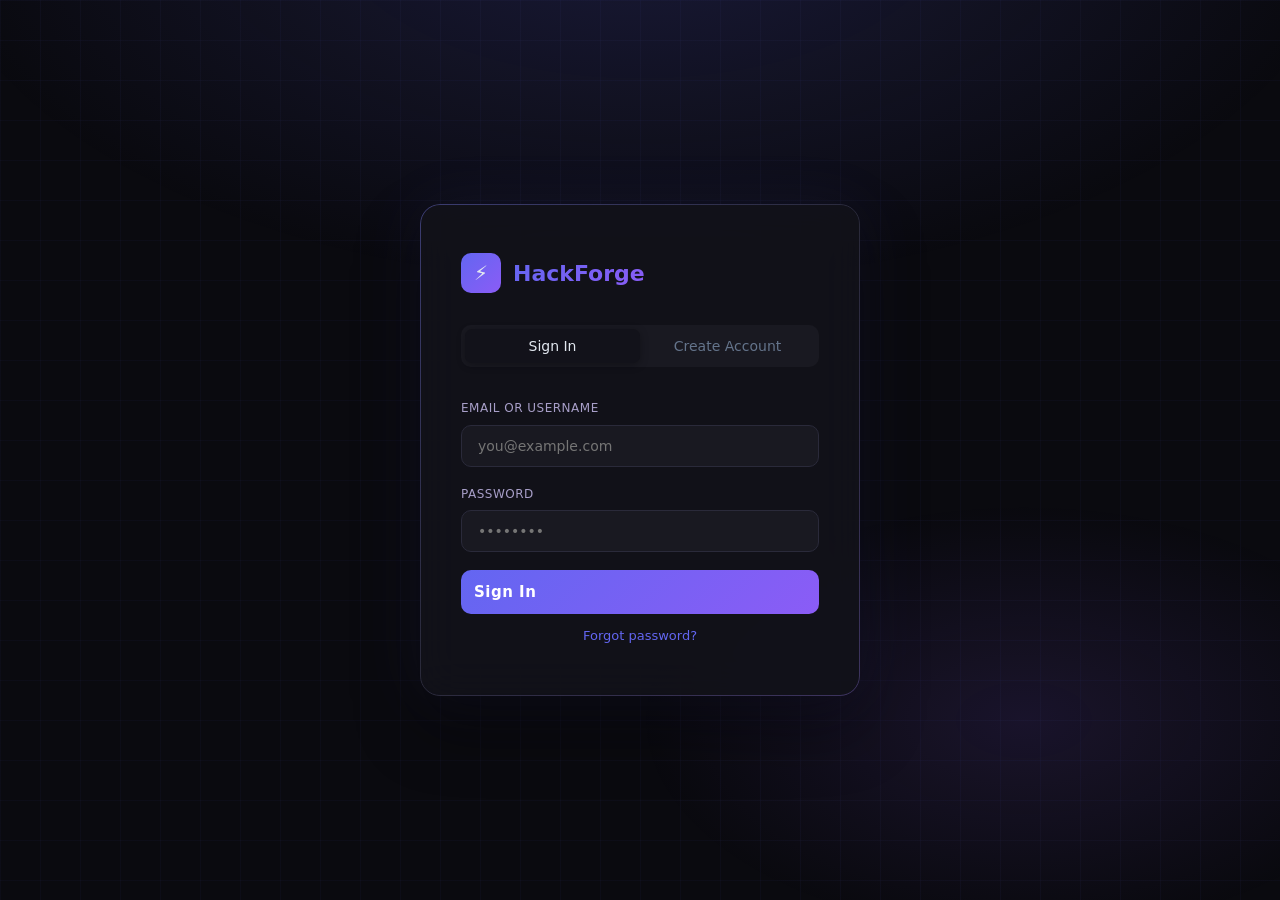
<file: templates/auth.html>
<!DOCTYPE html>
<html lang="en">
<head>
<meta charset="UTF-8">
<meta name="viewport" content="width=device-width, initial-scale=1.0">
<title>HackForge – Sign In</title>
<link rel="stylesheet" href="/static/css/main.css">
<link rel="stylesheet" href="/static/css/theme.css">
<link rel="stylesheet" href="/static/css/animations.css">
<style>
:root{--bg:#0a0a0f;--surface:#12121a;--border:#2a2a3a;--accent:#6366f1;--accent2:#8b5cf6;--text:#e2e8f0;--muted:#64748b;--success:#10b981;--danger:#ef4444;}
*{box-sizing:border-box;margin:0;padding:0;}
body{background:var(--bg);color:var(--text);font-family:'Inter',system-ui,sans-serif;min-height:100vh;display:flex;align-items:center;justify-content:center;overflow:hidden;}
.auth-bg{position:fixed;inset:0;background:radial-gradient(ellipse 80% 60% at 50% -10%,rgba(99,102,241,.18) 0%,transparent 70%),radial-gradient(ellipse 50% 40% at 80% 80%,rgba(139,92,246,.12) 0%,transparent 60%);pointer-events:none;}
.grid-overlay{position:fixed;inset:0;background-image:linear-gradient(rgba(99,102,241,.04) 1px,transparent 1px),linear-gradient(90deg,rgba(99,102,241,.04) 1px,transparent 1px);background-size:40px 40px;pointer-events:none;}
.auth-card{position:relative;background:rgba(18,18,26,.9);border:1px solid var(--border);border-radius:20px;padding:48px 40px;width:100%;max-width:440px;backdrop-filter:blur(20px);box-shadow:0 0 60px rgba(99,102,241,.08),0 32px 64px rgba(0,0,0,.4);}
.auth-card::before{content:'';position:absolute;inset:-1px;border-radius:20px;background:linear-gradient(135deg,rgba(99,102,241,.3),transparent 50%,rgba(139,92,246,.2));-webkit-mask:linear-gradient(#fff 0 0) content-box,linear-gradient(#fff 0 0);-webkit-mask-composite:xor;mask-composite:exclude;padding:1px;pointer-events:none;}
.logo{display:flex;align-items:center;gap:12px;margin-bottom:32px;}
.logo-icon{width:40px;height:40px;background:linear-gradient(135deg,var(--accent),var(--accent2));border-radius:10px;display:flex;align-items:center;justify-content:center;font-size:20px;}
.logo-text{font-size:22px;font-weight:700;background:linear-gradient(135deg,var(--accent),var(--accent2));-webkit-background-clip:text;-webkit-text-fill-color:transparent;}
.tab-bar{display:flex;background:rgba(255,255,255,.04);border-radius:10px;padding:4px;margin-bottom:32px;}
.tab{flex:1;padding:9px;border:none;background:none;color:var(--muted);cursor:pointer;border-radius:7px;font-size:14px;font-weight:500;transition:.2s;}
.tab.active{background:var(--surface);color:var(--text);box-shadow:0 2px 8px rgba(0,0,0,.3);}
.form-group{margin-bottom:18px;}
label{display:block;font-size:12px;font-weight:500;color:var(--muted);margin-bottom:7px;text-transform:uppercase;letter-spacing:.5px;}
input{width:100%;padding:12px 16px;background:rgba(255,255,255,.04);border:1px solid var(--border);border-radius:10px;color:var(--text);font-size:14px;outline:none;transition:.2s;}
input:focus{border-color:var(--accent);box-shadow:0 0 0 3px rgba(99,102,241,.15);}
.btn{width:100%;padding:13px;border:none;border-radius:10px;font-size:15px;font-weight:600;cursor:pointer;transition:.2s;position:relative;overflow:hidden;}
.btn-primary{background:linear-gradient(135deg,var(--accent),var(--accent2));color:#fff;}
.btn-primary:hover{transform:translateY(-1px);box-shadow:0 8px 24px rgba(99,102,241,.4);}
.btn-primary:disabled{opacity:.5;cursor:not-allowed;transform:none;}
.otp-inputs{display:flex;gap:10px;justify-content:center;margin:20px 0;}
.otp-inputs input{width:50px;height:56px;text-align:center;font-size:24px;font-weight:700;padding:0;}
.step{display:none;}.step.active{display:block;}
.alert{padding:12px 16px;border-radius:10px;font-size:13px;margin-bottom:16px;}
.alert-error{background:rgba(239,68,68,.1);border:1px solid rgba(239,68,68,.3);color:#fca5a5;}
.alert-success{background:rgba(16,185,129,.1);border:1px solid rgba(16,185,129,.3);color:#6ee7b7;}
.divider{display:flex;align-items:center;gap:12px;margin:20px 0;color:var(--muted);font-size:12px;}
.divider::before,.divider::after{content:'';flex:1;height:1px;background:var(--border);}
.resend-link{color:var(--accent);cursor:pointer;font-size:13px;text-align:center;margin-top:12px;display:block;}
.resend-link:hover{text-decoration:underline;}
.spinner{display:inline-block;width:16px;height:16px;border:2px solid rgba(255,255,255,.3);border-top-color:#fff;border-radius:50%;animation:spin .7s linear infinite;vertical-align:middle;margin-right:6px;}
@keyframes spin{to{transform:rotate(360deg)}}
</style>
</head>
<body>
<div class="auth-bg"></div>
<div class="grid-overlay"></div>
<div class="auth-card">
  <div class="logo">
    <div class="logo-icon">⚡</div>
    <span class="logo-text">HackForge</span>
  </div>

  <div class="tab-bar">
    <button class="tab active" onclick="switchTab('login')">Sign In</button>
    <button class="tab" onclick="switchTab('signup')">Create Account</button>
  </div>

  <div id="alert-box" style="display:none"></div>

  <!-- Login Flow -->
  <div id="login-flow">
    <div class="step active" id="login-step-1">
      <div class="form-group">
        <label>Email or Username</label>
        <input type="text" id="login-identifier" placeholder="you@example.com" autocomplete="username">
      </div>
      <div class="form-group">
        <label>Password</label>
        <input type="password" id="login-password" placeholder="••••••••" autocomplete="current-password">
      </div>
      <button class="btn btn-primary" id="login-btn" onclick="submitLogin()">Sign In</button>
      <p style="text-align:center;margin-top:12px;font-size:13px;color:var(--muted)">
        <span class="resend-link" onclick="showForgotPassword()">Forgot password?</span>
      </p>
    </div>
    <div class="step" id="login-forgot">
      <p style="color:var(--muted);font-size:14px;margin-bottom:20px">Enter your email to receive a reset code.</p>
      <div class="form-group">
        <label>Email</label>
        <input type="email" id="forgot-email" placeholder="you@example.com">
      </div>
      <button class="btn btn-primary" onclick="sendResetOTP()">Send Reset Code</button>
      <span class="resend-link" onclick="backToLogin()">← Back to sign in</span>
    </div>
    <div class="step" id="login-reset-otp">
      <p style="color:var(--muted);font-size:14px;margin-bottom:20px">Enter the 6-digit code sent to your email.</p>
      <div class="otp-inputs">
        <input type="text" maxlength="1" class="otp-digit" data-form="reset">
        <input type="text" maxlength="1" class="otp-digit" data-form="reset">
        <input type="text" maxlength="1" class="otp-digit" data-form="reset">
        <input type="text" maxlength="1" class="otp-digit" data-form="reset">
        <input type="text" maxlength="1" class="otp-digit" data-form="reset">
        <input type="text" maxlength="1" class="otp-digit" data-form="reset">
      </div>
      <div class="form-group" style="margin-top:16px">
        <label>New Password</label>
        <input type="password" id="reset-new-password" placeholder="New password">
      </div>
      <button class="btn btn-primary" onclick="submitPasswordReset()">Reset Password</button>
    </div>
  </div>

  <!-- Signup Flow -->
  <div id="signup-flow" style="display:none">
    <div class="step active" id="signup-step-1">
      <div class="form-group">
        <label>Full Name</label>
        <input type="text" id="signup-name" placeholder="Alex Johnson">
      </div>
      <div class="form-group">
        <label>Username</label>
        <input type="text" id="signup-username" placeholder="alexj" autocomplete="username">
      </div>
      <div class="form-group">
        <label>Email</label>
        <input type="email" id="signup-email" placeholder="you@example.com">
      </div>
      <div class="form-group">
        <label>Password <span style="color:var(--muted);font-weight:400">(4–20 chars)</span></label>
        <input type="password" id="signup-password" placeholder="••••••••" autocomplete="new-password">
      </div>
      <button class="btn btn-primary" id="signup-btn" onclick="initiateSignup()">Create Account</button>
    </div>
    <div class="step" id="signup-step-2">
      <p style="color:var(--muted);font-size:14px;margin-bottom:6px">We sent a 6-digit code to</p>
      <p id="signup-email-display" style="color:var(--text);font-weight:600;margin-bottom:20px;font-size:14px"></p>
      <div class="otp-inputs">
        <input type="text" maxlength="1" class="otp-digit" data-form="signup">
        <input type="text" maxlength="1" class="otp-digit" data-form="signup">
        <input type="text" maxlength="1" class="otp-digit" data-form="signup">
        <input type="text" maxlength="1" class="otp-digit" data-form="signup">
        <input type="text" maxlength="1" class="otp-digit" data-form="signup">
        <input type="text" maxlength="1" class="otp-digit" data-form="signup">
      </div>
      <button class="btn btn-primary" onclick="verifySignupOTP()" style="margin-top:8px">Verify & Create Account</button>
      <span class="resend-link" onclick="resendOTP()">Didn't receive it? Resend</span>
    </div>
  </div>
</div>

<script>
const API = '/api/auth';
let currentTab = 'login';
let signupEmail = '';

function switchTab(tab) {
  currentTab = tab;
  document.querySelectorAll('.tab').forEach((t,i)=>t.classList.toggle('active', (i===0&&tab==='login')||(i===1&&tab==='signup')));
  document.getElementById('login-flow').style.display = tab==='login'?'block':'none';
  document.getElementById('signup-flow').style.display = tab==='signup'?'block':'none';
  clearAlert();
}

function showAlert(msg, type='error') {
  const box = document.getElementById('alert-box');
  box.className = `alert alert-${type}`;
  box.textContent = msg;
  box.style.display = 'block';
}
function clearAlert() { document.getElementById('alert-box').style.display='none'; }

function setLoading(btnId, loading) {
  const btn = document.getElementById(btnId);
  if(!btn) return;
  btn.disabled = loading;
  btn.innerHTML = loading ? '<span class="spinner"></span>Loading...' : btn.dataset.label || btn.textContent;
  if(!btn.dataset.label) btn.dataset.label = btn.textContent;
}

async function submitLogin() {
  const identifier = document.getElementById('login-identifier').value.trim();
  const password = document.getElementById('login-password').value;
  if(!identifier || !password) return showAlert('Please fill in all fields');
  setLoading('login-btn', true);
  try {
    const r = await fetch(`${API}/login`, {method:'POST', headers:{'Content-Type':'application/json'}, body:JSON.stringify({identifier, password}), credentials:'include'});
    const d = await r.json();
    if(d.success) { window.location.href = '/dashboard'; }
    else showAlert(d.error || 'Login failed');
  } catch(e) { showAlert('Connection error'); }
  setLoading('login-btn', false);
}

async function initiateSignup() {
  const data = {
    full_name: document.getElementById('signup-name').value.trim(),
    username: document.getElementById('signup-username').value.trim(),
    email: document.getElementById('signup-email').value.trim(),
    password: document.getElementById('signup-password').value
  };
  if(!data.full_name||!data.username||!data.email||!data.password) return showAlert('Please fill in all fields');
  setLoading('signup-btn', true);
  try {
    const r = await fetch(`${API}/signup/initiate`, {method:'POST', headers:{'Content-Type':'application/json'}, body:JSON.stringify(data)});
    const d = await r.json();
    if(d.success) {
      signupEmail = data.email;
      document.getElementById('signup-email-display').textContent = data.email;
      showStep('signup-step-1', 'signup-step-2', 'signup-flow');
      clearAlert();
      focusFirstOTP('signup');
    } else showAlert(d.error || 'Signup failed');
  } catch(e) { showAlert('Connection error'); }
  setLoading('signup-btn', false);
}

async function verifySignupOTP() {
  const otp = getOTPValue('signup');
  if(otp.length !== 6) return showAlert('Enter the 6-digit code');
  try {
    const r = await fetch(`${API}/signup/verify`, {method:'POST', headers:{'Content-Type':'application/json'}, body:JSON.stringify({email: signupEmail, otp}), credentials:'include'});
    const d = await r.json();
    if(d.success) window.location.href='/dashboard';
    else showAlert(d.error || 'Invalid code');
  } catch(e) { showAlert('Connection error'); }
}

async function resendOTP() {
  const r = await fetch(`${API}/signup/resend`, {method:'POST', headers:{'Content-Type':'application/json'}, body:JSON.stringify({email: signupEmail})});
  const d = await r.json();
  showAlert(d.success ? 'Code resent!' : d.error || 'Failed', d.success ? 'success' : 'error');
}

function showForgotPassword() { showStep('login-step-1','login-forgot','login-flow'); }
function backToLogin() { showStep('login-forgot','login-step-1','login-flow'); }

async function sendResetOTP() {
  const email = document.getElementById('forgot-email').value.trim();
  if(!email) return showAlert('Enter your email');
  const r = await fetch(`${API}/forgot-password`, {method:'POST', headers:{'Content-Type':'application/json'}, body:JSON.stringify({email})});
  const d = await r.json();
  if(d.success) { showStep('login-forgot','login-reset-otp','login-flow'); clearAlert(); focusFirstOTP('reset'); }
  else showAlert(d.error || 'Failed');
}

async function submitPasswordReset() {
  const email = document.getElementById('forgot-email').value.trim();
  const otp = getOTPValue('reset');
  const new_password = document.getElementById('reset-new-password').value;
  if(otp.length!==6 || !new_password) return showAlert('Fill in all fields');
  const r = await fetch(`${API}/reset-password`, {method:'POST', headers:{'Content-Type':'application/json'}, body:JSON.stringify({email, otp, new_password}), credentials:'include'});
  const d = await r.json();
  if(d.success) { showAlert('Password reset! Redirecting...','success'); setTimeout(()=>window.location.href='/dashboard',1500); }
  else showAlert(d.error || 'Failed');
}

function showStep(hideId, showId, flowId) {
  const flow = document.getElementById(flowId);
  flow.querySelectorAll('.step').forEach(s=>s.classList.remove('active'));
  document.getElementById(showId).classList.add('active');
}

function getOTPValue(form) {
  return Array.from(document.querySelectorAll(`.otp-digit[data-form="${form}"]`)).map(i=>i.value).join('');
}

function focusFirstOTP(form) {
  const inputs = document.querySelectorAll(`.otp-digit[data-form="${form}"]`);
  if(inputs[0]) inputs[0].focus();
}

// OTP digit auto-advance
document.addEventListener('input', e=>{
  if(!e.target.classList.contains('otp-digit')) return;
  e.target.value = e.target.value.replace(/\D/,'');
  if(e.target.value && e.target.nextElementSibling?.classList.contains('otp-digit')) e.target.nextElementSibling.focus();
});
document.addEventListener('keydown', e=>{
  if(!e.target.classList.contains('otp-digit')) return;
  if(e.key==='Backspace' && !e.target.value && e.target.previousElementSibling?.classList.contains('otp-digit')) e.target.previousElementSibling.focus();
});

// Enter key support
document.addEventListener('keydown', e=>{
  if(e.key==='Enter') {
    if(currentTab==='login') submitLogin();
  }
});
</script>
</body>
</html>
</file>
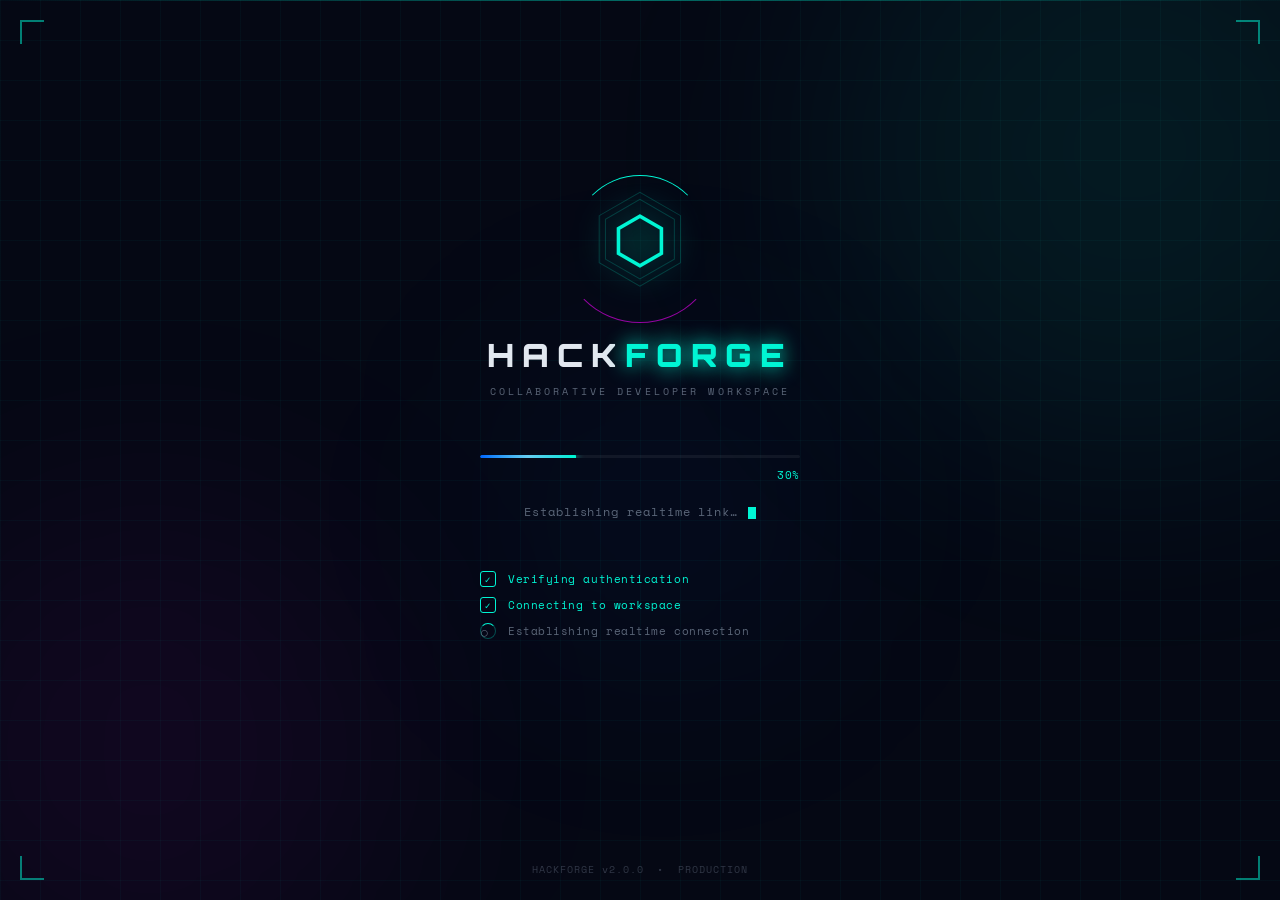
<file: templates/loading.html>
<!DOCTYPE html>
<html lang="en">
<head>
  <meta charset="UTF-8" />
  <meta name="viewport" content="width=device-width, initial-scale=1.0" />
  <title>HackForge — Loading</title>
  <link rel="preconnect" href="https://fonts.googleapis.com" />
  <link href="https://fonts.googleapis.com/css2?family=Orbitron:wght@400;700;900&family=Space+Mono:wght@400;700&family=Rajdhani:wght@300;400;600&display=swap" rel="stylesheet" />
  <style>
    :root {
      --bg: #050814;
      --neon-cyan: #00f5d4;
      --neon-pink: #f700ff;
      --neon-blue: #0066ff;
      --text-primary: #e2e8f0;
      --text-dim: rgba(148,163,184,0.6);
    }
    *, *::before, *::after { box-sizing: border-box; margin: 0; padding: 0; }
    html, body {
      width: 100%; height: 100%;
      background: var(--bg);
      color: var(--text-primary);
      font-family: 'Rajdhani', sans-serif;
      overflow: hidden;
      user-select: none;
    }

    /* Grid background */
    .bg-grid {
      position: fixed; inset: 0;
      background-image:
        linear-gradient(rgba(0,245,212,0.035) 1px, transparent 1px),
        linear-gradient(90deg, rgba(0,245,212,0.035) 1px, transparent 1px);
      background-size: 40px 40px;
      animation: gridScroll 20s linear infinite;
    }
    @keyframes gridScroll {
      0% { background-position: 0 0; }
      100% { background-position: 40px 40px; }
    }

    /* Ambient glows */
    .glow { position: fixed; border-radius: 50%; filter: blur(120px); pointer-events: none; }
    .glow-1 { width: 600px; height: 600px; background: rgba(0,245,212,0.07); top: -150px; right: -150px; animation: glowPulse1 4s ease-in-out infinite; }
    .glow-2 { width: 500px; height: 500px; background: rgba(247,0,255,0.05); bottom: -100px; left: -100px; animation: glowPulse2 5s ease-in-out infinite; }
    .glow-3 { width: 300px; height: 300px; background: rgba(0,102,255,0.06); top: 40%; left: 40%; animation: glowPulse3 6s ease-in-out infinite; }
    @keyframes glowPulse1 { 0%,100%{opacity:0.6} 50%{opacity:1} }
    @keyframes glowPulse2 { 0%,100%{opacity:0.5} 50%{opacity:0.9} }
    @keyframes glowPulse3 { 0%,100%{opacity:0.4} 50%{opacity:0.8} }

    /* Particles */
    .particles { position: fixed; inset: 0; overflow: hidden; }
    .particle {
      position: absolute;
      width: 2px; height: 2px;
      background: var(--neon-cyan);
      border-radius: 50%;
      opacity: 0;
      animation: particleFloat var(--dur) ease-in-out infinite var(--delay);
    }
    @keyframes particleFloat {
      0% { transform: translateY(100vh) translateX(var(--drift)); opacity: 0; }
      10% { opacity: var(--opacity); }
      90% { opacity: var(--opacity); }
      100% { transform: translateY(-20px) translateX(calc(var(--drift) * 1.5)); opacity: 0; }
    }

    /* Corner decorations */
    .corner { position: fixed; width: 24px; height: 24px; }
    .corner-tl { top: 20px; left: 20px; border-top: 2px solid rgba(0,245,212,0.5); border-left: 2px solid rgba(0,245,212,0.5); }
    .corner-tr { top: 20px; right: 20px; border-top: 2px solid rgba(0,245,212,0.5); border-right: 2px solid rgba(0,245,212,0.5); }
    .corner-bl { bottom: 20px; left: 20px; border-bottom: 2px solid rgba(0,245,212,0.5); border-left: 2px solid rgba(0,245,212,0.5); }
    .corner-br { bottom: 20px; right: 20px; border-bottom: 2px solid rgba(0,245,212,0.5); border-right: 2px solid rgba(0,245,212,0.5); }

    /* Main container */
    .loading-root {
      position: relative; z-index: 10;
      width: 100%; height: 100vh;
      display: flex; flex-direction: column;
      align-items: center; justify-content: center;
      gap: 0;
    }

    /* Hexagon logo animation */
    .logo-hex-wrap {
      position: relative;
      width: 120px; height: 120px;
      margin-bottom: 32px;
    }
    .logo-hex-bg {
      position: absolute; inset: 0;
      display: flex; align-items: center; justify-content: center;
      font-size: 7rem;
      color: transparent;
      -webkit-text-stroke: 1px rgba(0,245,212,0.2);
      animation: hexSpin 8s linear infinite;
    }
    @keyframes hexSpin {
      0% { transform: rotate(0deg); }
      100% { transform: rotate(360deg); }
    }
    .logo-hex-inner {
      position: absolute; inset: 0;
      display: flex; align-items: center; justify-content: center;
      font-size: 4rem;
      color: var(--neon-cyan);
      filter: drop-shadow(0 0 20px var(--neon-cyan));
      animation: hexPulse 2s ease-in-out infinite;
    }
    @keyframes hexPulse {
      0%,100% { filter: drop-shadow(0 0 20px var(--neon-cyan)); transform: scale(1); }
      50% { filter: drop-shadow(0 0 40px var(--neon-cyan)); transform: scale(1.05); }
    }
    /* Orbiting ring */
    .logo-ring {
      position: absolute; inset: -8px;
      border: 1px solid transparent;
      border-top-color: var(--neon-cyan);
      border-radius: 50%;
      animation: ringOrbit 1.5s linear infinite;
    }
    .logo-ring-2 {
      position: absolute; inset: -20px;
      border: 1px solid transparent;
      border-bottom-color: rgba(247,0,255,0.6);
      border-radius: 50%;
      animation: ringOrbit 3s linear infinite reverse;
    }
    @keyframes ringOrbit {
      0% { transform: rotate(0deg); }
      100% { transform: rotate(360deg); }
    }

    /* Brand */
    .loading-brand {
      font-family: 'Orbitron', monospace;
      font-size: 2rem;
      font-weight: 900;
      letter-spacing: 0.25em;
      color: var(--text-primary);
      margin-bottom: 8px;
      text-transform: uppercase;
    }
    .loading-brand em {
      font-style: normal;
      color: var(--neon-cyan);
      text-shadow: 0 0 20px var(--neon-cyan);
    }
    .loading-tagline {
      font-family: 'Space Mono', monospace;
      font-size: 0.65rem;
      letter-spacing: 0.3em;
      color: var(--text-dim);
      text-transform: uppercase;
      margin-bottom: 56px;
    }

    /* Progress bar */
    .loading-progress-wrap {
      width: 320px;
      margin-bottom: 20px;
    }
    .loading-progress-track {
      width: 100%;
      height: 3px;
      background: rgba(255,255,255,0.06);
      border-radius: 99px;
      overflow: hidden;
      position: relative;
    }
    .loading-progress-fill {
      height: 100%;
      width: 0%;
      background: linear-gradient(90deg, var(--neon-blue), var(--neon-cyan));
      border-radius: 99px;
      transition: width 0.3s ease;
      position: relative;
    }
    .loading-progress-fill::after {
      content: '';
      position: absolute; right: 0; top: 50%;
      transform: translateY(-50%);
      width: 6px; height: 6px;
      background: var(--neon-cyan);
      border-radius: 50%;
      box-shadow: 0 0 8px var(--neon-cyan);
    }
    .loading-progress-shimmer {
      position: absolute; inset: 0;
      background: linear-gradient(90deg, transparent 0%, rgba(255,255,255,0.4) 50%, transparent 100%);
      animation: shimmer 1.5s ease-in-out infinite;
    }
    @keyframes shimmer {
      0% { transform: translateX(-100%); }
      100% { transform: translateX(100%); }
    }
    .loading-pct {
      font-family: 'Space Mono', monospace;
      font-size: 0.7rem;
      color: var(--neon-cyan);
      text-align: right;
      margin-top: 8px;
      letter-spacing: 0.05em;
    }

    /* Status text */
    .loading-status {
      font-family: 'Space Mono', monospace;
      font-size: 0.72rem;
      color: var(--text-dim);
      letter-spacing: 0.08em;
      height: 20px;
      text-align: center;
      margin-bottom: 48px;
    }
    .loading-status .cursor {
      display: inline-block;
      width: 8px; height: 1em;
      background: var(--neon-cyan);
      margin-left: 2px;
      vertical-align: middle;
      animation: blink 1s step-end infinite;
    }
    @keyframes blink {
      0%, 100% { opacity: 1; }
      50% { opacity: 0; }
    }

    /* Checklist */
    .loading-checklist {
      display: flex; flex-direction: column; gap: 10px;
      width: 320px;
    }
    .loading-check {
      display: flex; align-items: center; gap: 12px;
      font-family: 'Space Mono', monospace;
      font-size: 0.68rem;
      color: var(--text-dim);
      opacity: 0;
      transform: translateX(-10px);
      transition: all 0.4s ease;
      letter-spacing: 0.05em;
    }
    .loading-check.visible { opacity: 1; transform: translateX(0); }
    .loading-check.done { color: var(--neon-cyan); }
    .loading-check.done .check-icon { color: var(--neon-cyan); }
    .loading-check.error { color: #ff2d55; }
    .check-icon {
      width: 16px; height: 16px;
      display: flex; align-items: center; justify-content: center;
      border: 1px solid currentColor;
      border-radius: 3px;
      font-size: 0.6rem;
      flex-shrink: 0;
    }
    .check-spinner {
      width: 16px; height: 16px;
      border: 1px solid rgba(0,245,212,0.3);
      border-top-color: var(--neon-cyan);
      border-radius: 50%;
      animation: spin 0.8s linear infinite;
      flex-shrink: 0;
    }
    @keyframes spin { to { transform: rotate(360deg); } }

    /* Version info */
    .loading-version {
      position: fixed; bottom: 24px; left: 50%; transform: translateX(-50%);
      font-family: 'Space Mono', monospace;
      font-size: 0.6rem;
      color: rgba(148,163,184,0.3);
      letter-spacing: 0.1em;
      white-space: nowrap;
    }

    /* Scan line */
    .scan-line {
      position: fixed; left: 0; right: 0; height: 1px;
      background: linear-gradient(90deg, transparent, rgba(0,245,212,0.4), transparent);
      animation: scan 4s linear infinite;
      pointer-events: none;
      z-index: 20;
    }
    @keyframes scan {
      0% { top: 0; }
      100% { top: 100vh; }
    }

    /* Fade out */
    .loading-root.fade-out {
      animation: fadeOut 0.6s ease forwards;
    }
    @keyframes fadeOut {
      0% { opacity: 1; }
      100% { opacity: 0; pointer-events: none; }
    }
  </style>
</head>
<body>
  <div class="bg-grid"></div>
  <div class="glow glow-1"></div>
  <div class="glow glow-2"></div>
  <div class="glow glow-3"></div>
  <div class="particles" id="particles"></div>
  <div class="scan-line"></div>
  <div class="corner corner-tl"></div>
  <div class="corner corner-tr"></div>
  <div class="corner corner-bl"></div>
  <div class="corner corner-br"></div>

  <div class="loading-root" id="loadingRoot">
    <div class="logo-hex-wrap">
      <div class="logo-ring"></div>
      <div class="logo-ring-2"></div>
      <div class="logo-hex-bg">⬡</div>
      <div class="logo-hex-inner">⬡</div>
    </div>

    <div class="loading-brand">HACK<em>FORGE</em></div>
    <div class="loading-tagline">COLLABORATIVE DEVELOPER WORKSPACE</div>

    <div class="loading-progress-wrap">
      <div class="loading-progress-track">
        <div class="loading-progress-fill" id="progressFill">
          <div class="loading-progress-shimmer"></div>
        </div>
      </div>
      <div class="loading-pct" id="progressPct">0%</div>
    </div>

    <div class="loading-status" id="loadingStatus">
      <span id="statusText">Initializing…</span>
      <span class="cursor"></span>
    </div>

    <div class="loading-checklist" id="checklist">
      <div class="loading-check" id="check-auth" data-label="Verifying authentication">
        <div class="check-spinner"></div>
        <span>Verifying authentication</span>
      </div>
      <div class="loading-check" id="check-ws" data-label="Connecting to workspace">
        <div class="check-icon">○</div>
        <span>Connecting to workspace</span>
      </div>
      <div class="loading-check" id="check-socket" data-label="Establishing realtime connection">
        <div class="check-icon">○</div>
        <span>Establishing realtime connection</span>
      </div>
      <div class="loading-check" id="check-team" data-label="Loading team data">
        <div class="check-icon">○</div>
        <span>Loading team data</span>
      </div>
      <div class="loading-check" id="check-projects" data-label="Fetching projects &amp; tasks">
        <div class="check-icon">○</div>
        <span>Fetching projects &amp; tasks</span>
      </div>
      <div class="loading-check" id="check-presence" data-label="Syncing presence">
        <div class="check-icon">○</div>
        <span>Syncing presence</span>
      </div>
    </div>
  </div>

  <div class="loading-version" id="loadingVersion">HACKFORGE v2.0.0 &nbsp;•&nbsp; <span id="loadEnv">PRODUCTION</span></div>

  <script>
    // Generate particles
    const particlesEl = document.getElementById('particles');
    for (let i = 0; i < 40; i++) {
      const p = document.createElement('div');
      p.className = 'particle';
      const x = Math.random() * 100;
      const dur = (Math.random() * 8 + 6) + 's';
      const delay = -(Math.random() * 10) + 's';
      const opacity = (Math.random() * 0.4 + 0.1).toFixed(2);
      const drift = (Math.random() * 80 - 40) + 'px';
      p.style.cssText = `left:${x}vw;--dur:${dur};--delay:${delay};--opacity:${opacity};--drift:${drift}`;
      if (Math.random() > 0.7) { p.style.background = 'rgba(247,0,255,0.8)'; }
      if (Math.random() > 0.85) { p.style.background = 'rgba(0,102,255,0.8)'; }
      particlesEl.appendChild(p);
    }

    // Loading sequence
    const steps = [
      { id: 'check-auth',     label: 'Verifying authentication',      duration: 800,  pct: 15 },
      { id: 'check-ws',       label: 'Connecting to workspace',        duration: 600,  pct: 30 },
      { id: 'check-socket',   label: 'Establishing realtime link',     duration: 700,  pct: 50 },
      { id: 'check-team',     label: 'Loading team data',              duration: 500,  pct: 65 },
      { id: 'check-projects', label: 'Fetching projects & tasks',      duration: 600,  pct: 80 },
      { id: 'check-presence', label: 'Syncing presence',               duration: 400,  pct: 95 },
    ];

    const progressFill = document.getElementById('progressFill');
    const progressPct  = document.getElementById('progressPct');
    const statusText   = document.getElementById('statusText');

    function setProgress(pct) {
      progressFill.style.width = pct + '%';
      progressPct.textContent = pct + '%';
    }

    function setCheck(id, state) {
      const el = document.getElementById(id);
      if (!el) return;
      el.classList.add('visible');
      const icon = el.querySelector('.check-spinner, .check-icon');
      if (state === 'running') {
        icon.className = 'check-spinner';
      } else if (state === 'done') {
        el.classList.add('done');
        icon.className = 'check-icon';
        icon.textContent = '✓';
      } else if (state === 'error') {
        el.classList.add('error');
        icon.className = 'check-icon';
        icon.textContent = '✕';
      }
    }

    async function runLoadingSequence() {
      // Show first check immediately
      setCheck('check-auth', 'running');
      setProgress(5);

      for (let i = 0; i < steps.length; i++) {
        const step = steps[i];
        statusText.textContent = step.label + '…';

        await new Promise(r => setTimeout(r, step.duration));

        // Mark current as done
        setCheck(step.id, 'done');
        setProgress(step.pct);

        // Start next check
        if (i + 1 < steps.length) {
          setCheck(steps[i + 1].id, 'running');
        }
      }

      // Finalize
      statusText.textContent = 'Workspace ready!';
      setProgress(100);

      await new Promise(r => setTimeout(r, 500));

      // Check for redirect target
      const params = new URLSearchParams(window.location.search);
      const redirect = params.get('redirect') || '/dashboard';

      // Fade out and redirect
      document.getElementById('loadingRoot').classList.add('fade-out');
      setTimeout(() => {
        window.location.href = redirect;
      }, 600);
    }

    // Check if we're truly loading (called by app.js in real use)
    // For standalone, run sequence
    if (!window.HF_LOADING_CONTROLLED) {
      runLoadingSequence();
    }

    // Expose control API for app.js
    window.HFLoader = {
      setProgress,
      setCheck,
      setStatus: (msg) => { statusText.textContent = msg; },
      complete: (redirect) => {
        statusText.textContent = 'Workspace ready!';
        setProgress(100);
        setTimeout(() => {
          document.getElementById('loadingRoot').classList.add('fade-out');
          setTimeout(() => { window.location.href = redirect || '/dashboard'; }, 600);
        }, 400);
      },
      error: (msg, checkId) => {
        if (checkId) setCheck(checkId, 'error');
        statusText.textContent = 'Error: ' + msg;
        progressFill.style.background = 'linear-gradient(90deg, #ff2d55, #ff9500)';
      }
    };
  </script>
</body>
</html>
</file>
<file: static/css/main.css>
/* ═══════════════════════════════════════════════════════════
   HACKFORGE WORKSPACE — MAIN STYLESHEET
   Dark Cyberpunk / Neon / Glass Aesthetic
═══════════════════════════════════════════════════════════ */

:root {
  --bg-base:        #080b12;
  --bg-surface:     #0d1117;
  --bg-panel:       #111827;
  --bg-elevated:    #1a2235;
  --bg-hover:       #1e2d45;

  --neon-cyan:      #00f5ff;
  --neon-purple:    #a855f7;
  --neon-green:     #22c55e;
  --neon-orange:    #f97316;
  --neon-pink:      #ec4899;
  --neon-yellow:    #eab308;

  --text-primary:   #e2e8f0;
  --text-secondary: #94a3b8;
  --text-muted:     #475569;
  --text-accent:    var(--neon-cyan);

  --border:         rgba(255,255,255,0.06);
  --border-accent:  rgba(0,245,255,0.2);
  --border-glow:    rgba(0,245,255,0.4);

  --glass-bg:       rgba(13,17,23,0.85);
  --glass-border:   rgba(255,255,255,0.08);

  --shadow-sm:      0 2px 8px rgba(0,0,0,0.4);
  --shadow-md:      0 8px 32px rgba(0,0,0,0.5);
  --shadow-lg:      0 20px 60px rgba(0,0,0,0.6);
  --shadow-neon:    0 0 20px rgba(0,245,255,0.2);
  --shadow-neon-lg: 0 0 60px rgba(0,245,255,0.15);

  --radius-sm:  6px;
  --radius:     10px;
  --radius-lg:  16px;
  --radius-xl:  24px;

  --sidebar-width: 240px;
  --topbar-height: 56px;

  --font-sans:  'DM Sans', 'Syne', sans-serif;
  --font-title: 'Syne', sans-serif;
  --font-mono:  'Space Mono', 'Fira Code', monospace;

  --transition: 0.2s ease;
  --transition-slow: 0.4s ease;
}

/* ── Reset ──────────────────────────────────────────── */
*, *::before, *::after { box-sizing: border-box; margin: 0; padding: 0; }
html { font-size: 14px; scroll-behavior: smooth; }
body {
  font-family: var(--font-sans);
  background: var(--bg-base);
  color: var(--text-primary);
  min-height: 100vh;
  overflow-x: hidden;
  line-height: 1.6;
}
a { cursor: pointer; text-decoration: none; color: var(--neon-cyan); }
a:hover { text-decoration: underline; }
button { cursor: pointer; font-family: inherit; }
input, textarea, select { font-family: inherit; }
.hidden { display: none !important; }
.font-mono { font-family: var(--font-mono) !important; }

/* ── Loading Screen ─────────────────────────────────── */
#loading-screen {
  position: fixed; inset: 0; z-index: 9999;
  background: var(--bg-base);
  display: flex; align-items: center; justify-content: center;
}
.loader-core {
  display: flex; flex-direction: column; align-items: center; gap: 16px;
  animation: fadeIn 0.5s ease;
}
.forge-logo-anim {
  animation: pulse-glow 2s infinite;
  filter: drop-shadow(0 0 16px var(--neon-cyan));
}
.forge-logo-anim .hex { stroke-dasharray: 200; stroke-dashoffset: 200; animation: draw 1.5s ease forwards; }
.forge-logo-anim .bolt { opacity: 0; animation: appear 0.3s 1.2s ease forwards; }
@keyframes draw { to { stroke-dashoffset: 0; } }
@keyframes appear { to { opacity: 0.9; } }
@keyframes pulse-glow {
  0%,100% { filter: drop-shadow(0 0 16px var(--neon-cyan)); }
  50% { filter: drop-shadow(0 0 32px var(--neon-cyan)) drop-shadow(0 0 64px var(--neon-purple)); }
}
.loader-brand {
  font-family: var(--font-title);
  font-size: 28px; font-weight: 800;
  letter-spacing: 8px;
  background: linear-gradient(135deg, var(--neon-cyan), var(--neon-purple));
  -webkit-background-clip: text; -webkit-text-fill-color: transparent;
}
.loader-subtitle { color: var(--text-muted); font-size: 12px; letter-spacing: 2px; }
.loader-bar {
  width: 200px; height: 2px; background: var(--border);
  border-radius: 2px; overflow: hidden;
}
.loader-progress {
  height: 100%; width: 0;
  background: linear-gradient(90deg, var(--neon-cyan), var(--neon-purple));
  animation: progress 2s ease forwards;
  box-shadow: 0 0 8px var(--neon-cyan);
}
@keyframes progress { to { width: 100%; } }

/* ── Glass Panel ────────────────────────────────────── */
.glass-panel {
  background: var(--glass-bg);
  border: 1px solid var(--glass-border);
  border-radius: var(--radius-lg);
  backdrop-filter: blur(20px);
  box-shadow: var(--shadow-md);
}

/* ── AUTH ────────────────────────────────────────────── */
#auth-screen {
  position: fixed; inset: 0; z-index: 100;
  display: flex; align-items: center; justify-content: center;
}
.auth-bg {
  position: absolute; inset: 0;
  overflow: hidden;
}
.auth-grid {
  position: absolute; inset: 0;
  background-image:
    linear-gradient(rgba(0,245,255,0.03) 1px, transparent 1px),
    linear-gradient(90deg, rgba(0,245,255,0.03) 1px, transparent 1px);
  background-size: 40px 40px;
}
.auth-glow {
  position: absolute;
  width: 600px; height: 600px;
  background: radial-gradient(circle, rgba(0,245,255,0.08) 0%, transparent 70%);
  top: 50%; left: 50%; transform: translate(-50%,-50%);
  animation: breathe 4s ease infinite;
}
@keyframes breathe {
  0%,100% { transform: translate(-50%,-50%) scale(1); opacity: 0.5; }
  50% { transform: translate(-50%,-50%) scale(1.1); opacity: 1; }
}
.auth-container {
  position: relative; z-index: 1;
  width: 100%; max-width: 440px;
  padding: 20px;
}
.auth-brand {
  display: flex; align-items: center; gap: 10px;
  margin-bottom: 32px; justify-content: center;
  font-family: var(--font-title);
  font-size: 20px; font-weight: 800;
  letter-spacing: 4px;
  color: var(--neon-cyan);
  filter: drop-shadow(0 0 8px var(--neon-cyan));
}
.auth-panel {
  padding: 32px;
  animation: slideUp 0.4s ease;
}
@keyframes slideUp {
  from { opacity: 0; transform: translateY(20px); }
  to { opacity: 1; transform: translateY(0); }
}
.auth-title {
  font-family: var(--font-title);
  font-size: 24px; font-weight: 700;
  margin-bottom: 6px;
}
.auth-sub { color: var(--text-secondary); margin-bottom: 24px; font-size: 13px; }
.form-group { margin-bottom: 16px; }
.form-group label { display: block; margin-bottom: 6px; font-size: 12px; color: var(--text-secondary); letter-spacing: 0.5px; }
.form-group label .hint { color: var(--text-muted); }
.form-row { display: grid; grid-template-columns: 1fr 1fr; gap: 12px; }
.input-row { display: flex; gap: 8px; align-items: center; }

/* ── Inputs ─────────────────────────────────────────── */
.neon-input {
  width: 100%; padding: 10px 14px;
  background: rgba(255,255,255,0.04);
  border: 1px solid var(--border);
  border-radius: var(--radius-sm);
  color: var(--text-primary);
  font-size: 14px;
  transition: border-color var(--transition), box-shadow var(--transition);
  outline: none;
}
.neon-input:focus {
  border-color: var(--neon-cyan);
  box-shadow: 0 0 0 2px rgba(0,245,255,0.1);
}
.neon-input.sm { padding: 7px 10px; font-size: 12px; }
.neon-input::placeholder { color: var(--text-muted); }
textarea.neon-input { resize: vertical; min-height: 80px; }

.neon-select {
  padding: 8px 12px;
  background: var(--bg-elevated);
  border: 1px solid var(--border);
  border-radius: var(--radius-sm);
  color: var(--text-primary);
  font-size: 13px;
  outline: none;
  cursor: pointer;
}
.neon-select:focus { border-color: var(--neon-cyan); }

/* ── Buttons ─────────────────────────────────────────── */
.btn-primary {
  display: inline-flex; align-items: center; gap: 8px;
  padding: 10px 20px;
  background: linear-gradient(135deg, var(--neon-cyan), #0891b2);
  border: none; border-radius: var(--radius-sm);
  color: #000; font-size: 13px; font-weight: 700;
  letter-spacing: 0.5px;
  transition: all var(--transition);
  cursor: pointer;
}
.btn-primary:hover {
  transform: translateY(-1px);
  box-shadow: 0 4px 20px rgba(0,245,255,0.4);
}
.btn-primary.full-width { width: 100%; justify-content: center; }

.btn-secondary {
  display: inline-flex; align-items: center; gap: 8px;
  padding: 9px 18px;
  background: transparent;
  border: 1px solid var(--border-accent);
  border-radius: var(--radius-sm);
  color: var(--neon-cyan);
  font-size: 13px; font-weight: 600;
  transition: all var(--transition);
}
.btn-secondary:hover { background: rgba(0,245,255,0.05); box-shadow: var(--shadow-neon); }

.btn-ghost {
  display: inline-flex; align-items: center; gap: 6px;
  padding: 8px 14px;
  background: transparent; border: 1px solid var(--border);
  border-radius: var(--radius-sm);
  color: var(--text-secondary); font-size: 12px;
  transition: all var(--transition);
}
.btn-ghost:hover { background: var(--bg-hover); color: var(--text-primary); }
.btn-ghost.sm { padding: 5px 10px; font-size: 11px; }

.btn-danger {
  display: inline-flex; align-items: center; gap: 8px;
  padding: 9px 18px;
  background: rgba(239,68,68,0.1);
  border: 1px solid rgba(239,68,68,0.3);
  border-radius: var(--radius-sm);
  color: #ef4444; font-size: 13px;
  transition: all var(--transition);
}
.btn-danger:hover { background: rgba(239,68,68,0.2); }

.icon-btn {
  display: inline-flex; align-items: center; justify-content: center;
  width: 34px; height: 34px;
  background: transparent; border: 1px solid var(--border);
  border-radius: var(--radius-sm);
  color: var(--text-secondary);
  transition: all var(--transition);
  position: relative;
}
.icon-btn:hover { background: var(--bg-hover); color: var(--text-primary); border-color: var(--border-accent); }
.icon-btn.cyan { color: var(--neon-cyan); border-color: var(--border-accent); }
.icon-btn.cyan:hover { background: rgba(0,245,255,0.1); box-shadow: var(--shadow-neon); }
.icon-btn.danger:hover { color: #ef4444; border-color: rgba(239,68,68,0.4); background: rgba(239,68,68,0.08); }
.icon-btn.sm { width: 26px; height: 26px; font-size: 11px; }
.icon-btn.active { background: rgba(0,245,255,0.1); color: var(--neon-cyan); border-color: var(--border-accent); }

.eye-btn {
  background: transparent; border: none; color: var(--text-muted);
  padding: 0 4px; transition: color var(--transition);
}
.eye-btn:hover { color: var(--neon-cyan); }

.auth-links { margin-top: 16px; text-align: center; font-size: 12px; color: var(--text-muted); }
.auth-links a { color: var(--neon-cyan); cursor: pointer; }
.auth-links span { margin: 0 6px; }
.auth-note {
  margin: 6px 0 2px;
  padding: 10px 12px;
  border: 1px solid rgba(0,245,255,0.25);
  border-radius: var(--radius-sm);
  background: rgba(0,245,255,0.06);
  color: var(--neon-cyan);
  font-size: 12px;
  text-align: center;
}
.auth-error {
  margin-top: 12px; padding: 10px 14px;
  background: rgba(239,68,68,0.1); border: 1px solid rgba(239,68,68,0.3);
  border-radius: var(--radius-sm); color: #f87171; font-size: 12px;
}

/* ── OTP Input ──────────────────────────────────────── */
.otp-inputs { display: flex; gap: 8px; justify-content: center; margin: 24px 0; }
.otp-digit {
  width: 48px; height: 56px;
  text-align: center; font-size: 20px; font-weight: 700;
  background: rgba(255,255,255,0.04);
  border: 1px solid var(--border);
  border-radius: var(--radius-sm);
  color: var(--neon-cyan);
  transition: all var(--transition);
  outline: none;
}
.otp-digit:focus { border-color: var(--neon-cyan); box-shadow: 0 0 12px rgba(0,245,255,0.2); }

/* ── Layout ─────────────────────────────────────────── */
#app {
  display: flex;
  height: 100vh;
  overflow: hidden;
}

/* ── Sidebar ─────────────────────────────────────────── */
.sidebar {
  width: var(--sidebar-width);
  min-width: var(--sidebar-width);
  height: 100vh;
  display: flex; flex-direction: column;
  background: var(--bg-surface);
  border-right: 1px solid var(--border);
  overflow-y: auto;
  overflow-x: hidden;
  transition: width var(--transition-slow), min-width var(--transition-slow);
  z-index: 50;
  position: relative;
}
.sidebar.collapsed { width: 60px; min-width: 60px; }
.sidebar.collapsed .sidebar-brand,
.sidebar.collapsed .team-info,
.sidebar.collapsed .nav-item span,
.sidebar.collapsed .nav-section-label,
.sidebar.collapsed .user-meta,
.sidebar.collapsed .nav-badge,
.sidebar.collapsed .nav-pill { display: none; }
.sidebar.collapsed .team-selector { padding: 12px 8px; justify-content: center; }

.sidebar-header {
  display: flex; align-items: center; justify-content: space-between;
  padding: 16px;
  border-bottom: 1px solid var(--border);
  flex-shrink: 0;
}
.sidebar-logo {
  display: flex; align-items: center; gap: 10px;
  filter: drop-shadow(0 0 6px rgba(0,245,255,0.3));
}
.sidebar-brand {
  font-family: var(--font-title);
  font-size: 14px; font-weight: 800;
  letter-spacing: 3px;
  background: linear-gradient(135deg, var(--neon-cyan), var(--neon-purple));
  -webkit-background-clip: text; -webkit-text-fill-color: transparent;
}
.sidebar-toggle { background: transparent; border: none; color: var(--text-muted); font-size: 14px; }

.team-selector {
  display: flex; align-items: center; gap: 10px;
  padding: 12px 16px;
  border-bottom: 1px solid var(--border);
  cursor: pointer;
  transition: background var(--transition);
}
.team-selector:hover { background: var(--bg-hover); }
.team-avatar {
  width: 32px; height: 32px;
  background: linear-gradient(135deg, var(--neon-cyan), var(--neon-purple));
  border-radius: var(--radius-sm);
  display: flex; align-items: center; justify-content: center;
  font-size: 12px; font-weight: 700; color: #000;
  flex-shrink: 0;
}
.team-info { flex: 1; min-width: 0; }
.team-name { font-size: 13px; font-weight: 600; white-space: nowrap; overflow: hidden; text-overflow: ellipsis; }
.team-role { font-size: 11px; color: var(--text-muted); }
.team-selector > .fa-chevron-down { font-size: 10px; color: var(--text-muted); }

.sidebar-nav { flex: 1; padding: 8px 0; overflow-y: auto; }
.nav-section-label {
  font-size: 10px; font-weight: 700; letter-spacing: 1.5px;
  color: var(--text-muted); text-transform: uppercase;
  padding: 12px 16px 4px;
}
.nav-item {
  display: flex; align-items: center; gap: 10px;
  padding: 9px 16px;
  border-radius: 0;
  color: var(--text-secondary);
  font-size: 13px; font-weight: 500;
  transition: all var(--transition);
  position: relative;
  cursor: pointer;
  text-decoration: none;
}
.nav-item:hover { background: var(--bg-hover); color: var(--text-primary); }
.nav-item.active {
  background: rgba(0,245,255,0.06);
  color: var(--neon-cyan);
  border-right: 2px solid var(--neon-cyan);
}
.nav-item i { width: 16px; text-align: center; font-size: 13px; flex-shrink: 0; }
.nav-item span { white-space: nowrap; overflow: hidden; text-overflow: ellipsis; }
.nav-badge {
  margin-left: auto;
  background: var(--neon-cyan);
  color: #000;
  border-radius: 10px;
  padding: 1px 6px;
  font-size: 10px; font-weight: 700;
  min-width: 18px; text-align: center;
}
.nav-pill {
  margin-left: auto;
  background: rgba(168,85,247,0.2);
  color: var(--neon-purple);
  border-radius: 10px;
  padding: 1px 8px;
  font-size: 10px; font-weight: 600;
  border: 1px solid rgba(168,85,247,0.3);
}

.sidebar-user {
  display: flex; align-items: center; gap: 8px;
  padding: 12px 12px;
  border-top: 1px solid var(--border);
  flex-shrink: 0;
}
.user-presence {
  width: 8px; height: 8px; border-radius: 50%;
  flex-shrink: 0;
}
.user-presence.online { background: var(--neon-green); box-shadow: 0 0 6px var(--neon-green); }
.user-presence.away { background: var(--neon-yellow); }
.user-presence.offline { background: var(--text-muted); }
.user-avatar-sm { width: 28px; height: 28px; border-radius: 50%; object-fit: cover; border: 1px solid var(--border-accent); }
.user-meta { flex: 1; min-width: 0; }
.user-name { font-size: 12px; font-weight: 600; white-space: nowrap; overflow: hidden; text-overflow: ellipsis; }
.user-status { font-size: 10px; color: var(--neon-green); }

/* ── Main Content ────────────────────────────────────── */
#main-content {
  flex: 1; display: flex; flex-direction: column;
  overflow: hidden;
  height: 100vh;
}
.topbar {
  height: var(--topbar-height);
  display: flex; align-items: center; justify-content: space-between;
  padding: 0 20px;
  border-bottom: 1px solid var(--border);
  background: var(--bg-surface);
  flex-shrink: 0;
  gap: 16px;
}
.topbar-left { display: flex; align-items: center; gap: 12px; }
.topbar-right { display: flex; align-items: center; gap: 8px; }
.breadcrumb { font-size: 14px; font-weight: 600; color: var(--text-secondary); }

.cmd-palette-btn {
  display: flex; align-items: center; gap: 8px;
  padding: 7px 14px;
  background: rgba(255,255,255,0.03);
  border: 1px solid var(--border);
  border-radius: var(--radius-sm);
  color: var(--text-muted); font-size: 12px;
  cursor: pointer; transition: all var(--transition);
  min-width: 240px;
}
.cmd-palette-btn:hover { border-color: var(--border-accent); color: var(--text-secondary); }
.cmd-palette-btn kbd {
  margin-left: auto;
  background: var(--bg-elevated);
  border-radius: 4px;
  padding: 1px 6px; font-size: 10px;
  color: var(--text-muted);
}

.dot-badge {
  position: absolute; top: 4px; right: 4px;
  width: 8px; height: 8px;
  background: var(--neon-cyan);
  border-radius: 50%;
  box-shadow: 0 0 6px var(--neon-cyan);
}

/* ── Pages ──────────────────────────────────────────── */
.page { flex: 1; overflow-y: auto; padding: 24px; }
.page.hidden { display: none; }
.page.active { display: flex; flex-direction: column; animation: fadeIn 0.2s ease; }
@keyframes fadeIn { from { opacity: 0; transform: translateY(4px); } to { opacity: 1; transform: translateY(0); } }

.page-header {
  display: flex; align-items: center; justify-content: space-between;
  margin-bottom: 24px;
  flex-shrink: 0;
}
.page-title {
  font-family: var(--font-title);
  font-size: 22px; font-weight: 700;
  background: linear-gradient(135deg, var(--text-primary) 0%, var(--text-secondary) 100%);
  -webkit-background-clip: text; -webkit-text-fill-color: transparent;
}
.page-actions { display: flex; align-items: center; gap: 8px; }

/* ── Dashboard ──────────────────────────────────────── */
.dashboard-grid { display: flex; flex-direction: column; gap: 20px; }
.stats-row { display: grid; grid-template-columns: repeat(4, 1fr); gap: 16px; }
.stat-card {
  display: flex; align-items: center; gap: 14px;
  padding: 20px;
  transition: transform var(--transition), box-shadow var(--transition);
}
.stat-card:hover { transform: translateY(-2px); box-shadow: var(--shadow-lg); }
.stat-icon {
  width: 44px; height: 44px; border-radius: var(--radius);
  display: flex; align-items: center; justify-content: center;
  font-size: 18px; flex-shrink: 0;
}
.stat-icon.cyan { background: rgba(0,245,255,0.1); color: var(--neon-cyan); }
.stat-icon.purple { background: rgba(168,85,247,0.1); color: var(--neon-purple); }
.stat-icon.orange { background: rgba(249,115,22,0.1); color: var(--neon-orange); }
.stat-icon.green { background: rgba(34,197,94,0.1); color: var(--neon-green); }
.stat-value { font-family: var(--font-title); font-size: 28px; font-weight: 800; line-height: 1; }
.stat-label { font-size: 12px; color: var(--text-muted); margin-top: 2px; }

.dash-row { display: grid; grid-template-columns: 1fr 320px; gap: 16px; }
.projects-panel, .activity-panel { padding: 20px; }
.panel-header {
  display: flex; align-items: center; justify-content: space-between;
  margin-bottom: 16px;
}
.panel-header h3 { font-size: 14px; font-weight: 700; letter-spacing: 0.5px; }

.projects-list { display: flex; flex-direction: column; gap: 8px; }
.project-card {
  display: flex; align-items: center; gap: 12px;
  padding: 12px 16px;
  background: rgba(255,255,255,0.02);
  border: 1px solid var(--border);
  border-radius: var(--radius);
  cursor: pointer;
  transition: all var(--transition);
}
.project-card:hover { background: var(--bg-hover); border-color: var(--border-accent); }
.project-color { width: 10px; height: 10px; border-radius: 50%; flex-shrink: 0; }
.project-info { flex: 1; min-width: 0; }
.project-name { font-size: 13px; font-weight: 600; white-space: nowrap; overflow: hidden; text-overflow: ellipsis; }
.project-meta { font-size: 11px; color: var(--text-muted); }
.project-status {
  font-size: 10px; padding: 2px 8px; border-radius: 10px;
  background: rgba(34,197,94,0.1); color: var(--neon-green);
  border: 1px solid rgba(34,197,94,0.2);
}

.activity-feed { display: flex; flex-direction: column; gap: 2px; overflow-y: auto; max-height: 300px; }
.activity-item {
  display: flex; align-items: flex-start; gap: 10px;
  padding: 8px 0; border-bottom: 1px solid var(--border);
}
.activity-avatar { width: 24px; height: 24px; border-radius: 50%; object-fit: cover; flex-shrink: 0; }
.activity-text { font-size: 12px; color: var(--text-secondary); line-height: 1.4; }
.activity-text strong { color: var(--text-primary); }
.activity-time { font-size: 10px; color: var(--text-muted); margin-top: 2px; }

.my-tasks-panel { padding: 20px; }
.my-tasks-list { display: flex; flex-direction: column; gap: 8px; }
.task-row {
  display: flex; align-items: center; gap: 10px;
  padding: 10px 12px;
  background: rgba(255,255,255,0.02);
  border: 1px solid var(--border);
  border-radius: var(--radius);
  cursor: pointer; transition: all var(--transition);
}
.task-row:hover { background: var(--bg-hover); }
.task-priority { width: 4px; border-radius: 2px; flex-shrink: 0; align-self: stretch; }
.task-priority.high { background: #ef4444; }
.task-priority.medium { background: var(--neon-orange); }
.task-priority.low { background: var(--neon-green); }
.task-row-title { flex: 1; font-size: 13px; }
.task-row-status {
  font-size: 10px; padding: 2px 8px; border-radius: 10px;
  background: rgba(0,245,255,0.1); color: var(--neon-cyan);
}

/* ── Kanban Board ─────────────────────────────────── */
.kanban-board {
  display: grid;
  grid-template-columns: repeat(4, 1fr);
  gap: 16px;
  min-height: calc(100vh - 200px);
  align-items: start;
}
.kanban-col {
  background: var(--bg-panel);
  border: 1px solid var(--border);
  border-radius: var(--radius-lg);
  overflow: hidden;
  display: flex; flex-direction: column;
}
.col-header {
  display: flex; align-items: center; gap: 8px;
  padding: 14px 16px;
  font-size: 13px; font-weight: 700;
  border-bottom: 1px solid var(--border);
}
.col-dot {
  width: 8px; height: 8px; border-radius: 50%;
}
.col-dot.todo { background: var(--text-muted); }
.col-dot.in-progress { background: var(--neon-cyan); box-shadow: 0 0 6px var(--neon-cyan); }
.col-dot.review { background: var(--neon-orange); }
.col-dot.done { background: var(--neon-green); }
.col-count {
  margin-left: auto;
  background: var(--bg-elevated); color: var(--text-muted);
  border-radius: 10px; padding: 1px 8px; font-size: 11px;
}
.col-body {
  flex: 1; padding: 10px;
  display: flex; flex-direction: column; gap: 8px;
  min-height: 100px;
  transition: background var(--transition);
}
.col-body.drag-over { background: rgba(0,245,255,0.04); }
.add-task-btn {
  display: flex; align-items: center; gap: 6px;
  padding: 10px 16px; margin: 4px 8px 10px;
  background: transparent; border: 1px dashed var(--border);
  border-radius: var(--radius-sm);
  color: var(--text-muted); font-size: 12px;
  cursor: pointer; transition: all var(--transition);
}
.add-task-btn:hover { border-color: var(--border-accent); color: var(--neon-cyan); background: rgba(0,245,255,0.03); }

.task-card {
  padding: 12px;
  background: var(--glass-bg);
  border: 1px solid var(--border);
  border-radius: var(--radius);
  cursor: grab;
  transition: all var(--transition);
  animation: cardIn 0.2s ease;
}
@keyframes cardIn { from { opacity: 0; transform: scale(0.97); } to { opacity: 1; transform: scale(1); } }
.task-card:hover { border-color: var(--border-accent); box-shadow: var(--shadow-neon); }
.task-card.dragging { opacity: 0.5; }
.task-card-title { font-size: 13px; font-weight: 600; margin-bottom: 8px; line-height: 1.4; }
.task-card-meta {
  display: flex; align-items: center; justify-content: space-between;
  gap: 8px;
}
.task-tag {
  font-size: 10px; padding: 2px 8px; border-radius: 10px;
  background: rgba(168,85,247,0.1); color: var(--neon-purple);
}
.task-assignee { width: 20px; height: 20px; border-radius: 50%; object-fit: cover; }
.task-due { font-size: 10px; color: var(--text-muted); }
.task-priority-indicator {
  width: 3px; height: 100%; border-radius: 2px;
  position: absolute; left: 0; top: 0;
}

/* ── Chat ───────────────────────────────────────────── */
.chat-layout {
  display: grid;
  grid-template-columns: 220px 1fr;
  height: calc(100vh - var(--topbar-height));
  gap: 0;
  overflow: hidden;
}
.channels-panel {
  display: flex; flex-direction: column;
  overflow-y: auto;
  padding: 16px;
  border-radius: 0;
  border-right: 1px solid var(--border);
}
.channels-header {
  display: flex; align-items: center; justify-content: space-between;
  margin-bottom: 8px;
}
.channels-header h3 { font-size: 12px; font-weight: 700; letter-spacing: 0.5px; color: var(--text-muted); }
.channel-item {
  display: flex; align-items: center; gap: 8px;
  padding: 7px 10px; border-radius: var(--radius-sm);
  font-size: 13px; color: var(--text-secondary);
  cursor: pointer; transition: all var(--transition);
}
.channel-item:hover { background: var(--bg-hover); color: var(--text-primary); }
.channel-item.active { background: rgba(0,245,255,0.06); color: var(--neon-cyan); }
.channel-hash { color: var(--text-muted); font-size: 14px; }

.chat-main {
  display: flex; flex-direction: column;
  overflow: hidden;
}
.chat-topbar {
  display: flex; align-items: center; justify-content: space-between;
  padding: 12px 20px;
  border-bottom: 1px solid var(--border);
  background: var(--bg-surface);
  flex-shrink: 0;
}
.chat-channel-info { display: flex; align-items: center; gap: 6px; font-weight: 600; }
.chat-actions { display: flex; gap: 6px; }
.chat-messages {
  flex: 1; overflow-y: auto;
  padding: 16px 20px;
  display: flex; flex-direction: column; gap: 2px;
}
.chat-msg {
  display: flex; gap: 10px;
  padding: 4px 0;
  border-radius: var(--radius);
  transition: background var(--transition);
}
.chat-msg:hover { background: rgba(255,255,255,0.02); }
.chat-msg-avatar { width: 32px; height: 32px; border-radius: 50%; object-fit: cover; flex-shrink: 0; }
.chat-msg-body { flex: 1; min-width: 0; }
.chat-msg-header { display: flex; align-items: baseline; gap: 8px; margin-bottom: 2px; }
.chat-msg-user { font-size: 13px; font-weight: 700; }
.chat-msg-time { font-size: 11px; color: var(--text-muted); }
.chat-msg-text { font-size: 13px; color: var(--text-secondary); line-height: 1.5; word-break: break-word; }
.chat-msg-text code {
  background: var(--bg-elevated); border-radius: 4px;
  padding: 1px 6px; font-family: var(--font-mono); font-size: 12px;
}

.chat-input-area { padding: 12px 20px; border-top: 1px solid var(--border); flex-shrink: 0; }
.chat-input-box {
  display: flex; align-items: flex-end; gap: 8px;
  padding: 8px 12px;
  background: rgba(255,255,255,0.04);
  border: 1px solid var(--border);
  border-radius: var(--radius);
  transition: border-color var(--transition);
}
.chat-input-box:focus-within { border-color: var(--border-accent); }
.chat-input {
  flex: 1; min-height: 20px; max-height: 120px;
  outline: none; color: var(--text-primary); font-size: 13px;
  overflow-y: auto; word-break: break-word;
  empty-cells: show;
}
.chat-input:empty::before {
  content: attr(placeholder);
  color: var(--text-muted);
}

/* ── Files ──────────────────────────────────────────── */
.files-layout {
  display: grid;
  grid-template-columns: 220px 1fr;
  gap: 16px;
  min-height: calc(100vh - 160px);
}
.files-sidebar { padding: 16px; }
.files-breadcrumb { font-size: 12px; color: var(--text-muted); margin-bottom: 12px; }
.files-breadcrumb span { cursor: pointer; }
.files-breadcrumb span:hover { color: var(--neon-cyan); }
.folder-tree { display: flex; flex-direction: column; gap: 4px; }
.folder-tree-item {
  display: flex; align-items: center; gap: 6px;
  padding: 6px 8px; border-radius: var(--radius-sm);
  font-size: 12px; cursor: pointer; color: var(--text-secondary);
  transition: all var(--transition);
}
.folder-tree-item:hover { background: var(--bg-hover); color: var(--text-primary); }
.folder-tree-item i { color: var(--neon-yellow); }

.files-main { display: flex; flex-direction: column; gap: 12px; }
.files-toolbar {
  display: flex; align-items: center; justify-content: space-between;
  gap: 12px;
}
.view-toggle { display: flex; gap: 4px; }

.drop-zone { position: relative; flex: 1; }
.drop-overlay {
  position: absolute; inset: 0;
  background: rgba(0,245,255,0.05);
  border: 2px dashed var(--neon-cyan);
  border-radius: var(--radius-lg);
  display: flex; flex-direction: column;
  align-items: center; justify-content: center;
  gap: 12px; z-index: 10;
  color: var(--neon-cyan);
  font-size: 32px;
}
.drop-overlay p { font-size: 14px; }

.files-grid {
  display: grid;
  grid-template-columns: repeat(auto-fill, minmax(160px, 1fr));
  gap: 12px;
}
.file-card {
  padding: 16px 12px;
  background: var(--glass-bg);
  border: 1px solid var(--border);
  border-radius: var(--radius);
  text-align: center;
  cursor: pointer;
  transition: all var(--transition);
  position: relative;
}
.file-card:hover { border-color: var(--border-accent); transform: translateY(-2px); box-shadow: var(--shadow-neon); }
.file-icon { font-size: 32px; margin-bottom: 8px; }
.file-name { font-size: 12px; font-weight: 600; white-space: nowrap; overflow: hidden; text-overflow: ellipsis; }
.file-size { font-size: 10px; color: var(--text-muted); margin-top: 2px; }
.file-actions {
  position: absolute; top: 6px; right: 6px;
  display: none; gap: 4px;
}
.file-card:hover .file-actions { display: flex; }

/* ── Upload Modal ────────────────────────────────────── */
.modal-wide { max-width: 560px; }
.upload-dropzone {
  padding: 40px 20px;
  border: 2px dashed var(--border-accent);
  border-radius: var(--radius-lg);
  text-align: center;
  cursor: pointer;
  transition: all var(--transition);
  color: var(--text-secondary);
}
.upload-dropzone:hover, .upload-dropzone.drag-active {
  border-color: var(--neon-cyan);
  background: rgba(0,245,255,0.03);
  color: var(--neon-cyan);
}
.upload-dropzone i { font-size: 36px; margin-bottom: 12px; }
.upload-dropzone p { font-size: 14px; margin-bottom: 4px; }
.upload-dropzone .hint { font-size: 12px; color: var(--text-muted); }

.upload-queue { margin-top: 16px; display: flex; flex-direction: column; gap: 8px; max-height: 240px; overflow-y: auto; }
.upload-item {
  display: flex; align-items: center; gap: 10px;
  padding: 10px 12px;
  background: var(--bg-elevated);
  border-radius: var(--radius-sm);
}
.upload-item-icon { font-size: 20px; }
.upload-item-info { flex: 1; min-width: 0; }
.upload-item-name { font-size: 12px; font-weight: 600; white-space: nowrap; overflow: hidden; text-overflow: ellipsis; }
.upload-item-size { font-size: 10px; color: var(--text-muted); }
.upload-progress {
  height: 3px; background: var(--border);
  border-radius: 2px; overflow: hidden; margin-top: 6px;
}
.upload-progress-bar {
  height: 100%;
  background: linear-gradient(90deg, var(--neon-cyan), var(--neon-purple));
  transition: width 0.3s ease;
  box-shadow: 0 0 6px var(--neon-cyan);
}

/* ── AI ─────────────────────────────────────────────── */
.ai-layout {
  display: grid;
  grid-template-columns: 1fr 280px;
  gap: 16px;
  height: calc(100vh - 160px);
}
.ai-chat {
  display: flex; flex-direction: column;
  overflow: hidden;
}
.ai-messages {
  flex: 1; overflow-y: auto;
  padding: 20px;
  display: flex; flex-direction: column; gap: 16px;
}
.ai-welcome {
  display: flex; flex-direction: column; align-items: center;
  text-align: center; padding: 40px 20px;
  gap: 12px;
}
.ai-avatar-large {
  width: 64px; height: 64px;
  background: linear-gradient(135deg, var(--neon-cyan), var(--neon-purple));
  border-radius: 50%;
  display: flex; align-items: center; justify-content: center;
  font-size: 24px; color: #000;
  box-shadow: 0 0 30px rgba(0,245,255,0.3);
  animation: pulse-glow 3s infinite;
}
.ai-welcome h3 { font-family: var(--font-title); font-size: 20px; }
.ai-welcome p { color: var(--text-secondary); font-size: 13px; max-width: 400px; }
.ai-suggestions { display: flex; flex-wrap: wrap; gap: 8px; justify-content: center; margin-top: 8px; }
.ai-suggestions button {
  padding: 7px 14px;
  background: rgba(0,245,255,0.06);
  border: 1px solid var(--border-accent);
  border-radius: 20px;
  color: var(--neon-cyan); font-size: 12px;
  transition: all var(--transition);
}
.ai-suggestions button:hover { background: rgba(0,245,255,0.12); box-shadow: var(--shadow-neon); }

.ai-msg { display: flex; gap: 12px; }
.ai-msg.user { flex-direction: row-reverse; }
.ai-msg-avatar {
  width: 32px; height: 32px; border-radius: 50%;
  display: flex; align-items: center; justify-content: center;
  flex-shrink: 0; font-size: 14px;
}
.ai-msg.bot .ai-msg-avatar { background: linear-gradient(135deg, var(--neon-cyan), var(--neon-purple)); color: #000; }
.ai-msg.user .ai-msg-avatar { background: var(--bg-elevated); color: var(--text-muted); }
.ai-msg-content {
  max-width: 70%;
  padding: 12px 16px;
  border-radius: var(--radius);
  font-size: 13px; line-height: 1.6;
}
.ai-msg.bot .ai-msg-content { background: var(--bg-elevated); border: 1px solid var(--border); }
.ai-msg.user .ai-msg-content { background: rgba(0,245,255,0.1); border: 1px solid var(--border-accent); }
.ai-msg-content code { font-family: var(--font-mono); font-size: 12px; }
.ai-msg-content pre {
  background: var(--bg-base); border-radius: var(--radius-sm);
  padding: 12px; overflow-x: auto; margin: 8px 0;
}

.ai-input-area { padding: 16px; border-top: 1px solid var(--border); }
.ai-input-box { display: flex; gap: 8px; align-items: flex-end; }
.ai-input {
  flex: 1; padding: 10px 14px;
  background: rgba(255,255,255,0.04);
  border: 1px solid var(--border);
  border-radius: var(--radius);
  color: var(--text-primary); font-size: 13px;
  resize: none; outline: none;
  max-height: 120px; overflow-y: auto;
  line-height: 1.4;
}
.ai-input:focus { border-color: var(--border-accent); }

.ai-sidebar { padding: 16px; overflow-y: auto; }
.sidebar-sec-title { font-size: 11px; font-weight: 700; letter-spacing: 1px; color: var(--text-muted); text-transform: uppercase; margin-bottom: 10px; }
.agent-card {
  display: flex; gap: 12px; align-items: flex-start;
  padding: 12px; border-radius: var(--radius);
  background: rgba(255,255,255,0.02);
  border: 1px solid var(--border);
  cursor: pointer; transition: all var(--transition);
  margin-bottom: 8px;
}
.agent-card:hover { border-color: var(--border-accent); background: var(--bg-hover); }
.agent-card i { color: var(--neon-cyan); margin-top: 2px; }
.agent-card strong { display: block; font-size: 12px; font-weight: 700; }
.agent-card p { font-size: 11px; color: var(--text-muted); margin-top: 2px; }

.ai-memory-list { display: flex; flex-direction: column; gap: 6px; }
.memory-item {
  padding: 8px 10px; border-radius: var(--radius-sm);
  background: rgba(255,255,255,0.02);
  border: 1px solid var(--border);
  font-size: 11px; color: var(--text-secondary);
  line-height: 1.4;
}
.empty-sm { font-size: 12px; color: var(--text-muted); padding: 8px 0; }

/* ── Members ────────────────────────────────────────── */
.members-grid {
  display: grid;
  grid-template-columns: repeat(auto-fill, minmax(260px, 1fr));
  gap: 16px;
  padding: 20px;
}
.member-card {
  display: flex; flex-direction: column; align-items: center;
  gap: 10px; padding: 24px 16px;
  background: rgba(255,255,255,0.02);
  border: 1px solid var(--border);
  border-radius: var(--radius-lg);
  text-align: center; transition: all var(--transition);
}
.member-card:hover { border-color: var(--border-accent); transform: translateY(-2px); }
.member-avatar { width: 56px; height: 56px; border-radius: 50%; object-fit: cover; border: 2px solid var(--border-accent); }
.member-name { font-size: 14px; font-weight: 700; }
.member-role {
  font-size: 11px; padding: 3px 10px; border-radius: 10px;
  background: rgba(0,245,255,0.1); color: var(--neon-cyan);
  border: 1px solid var(--border-accent);
}
.member-skills { display: flex; flex-wrap: wrap; gap: 4px; justify-content: center; }
.skill-tag {
  font-size: 10px; padding: 2px 8px; border-radius: 10px;
  background: rgba(168,85,247,0.1); color: var(--neon-purple);
}

/* ── Whiteboard ─────────────────────────────────────── */
.whiteboard-wrapper { display: flex; flex-direction: column; flex: 1; gap: 12px; }
.whiteboard-tools {
  display: flex; align-items: center; gap: 8px;
  padding: 10px 16px;
  background: var(--bg-panel);
  border: 1px solid var(--border);
  border-radius: var(--radius);
}
.tool-btn {
  width: 36px; height: 36px;
  background: transparent; border: 1px solid var(--border);
  border-radius: var(--radius-sm); color: var(--text-secondary);
  transition: all var(--transition); display: flex; align-items: center; justify-content: center;
}
.tool-btn:hover { background: var(--bg-hover); color: var(--text-primary); }
.tool-btn.active { background: rgba(0,245,255,0.1); color: var(--neon-cyan); border-color: var(--border-accent); }
.tool-divider { width: 1px; height: 24px; background: var(--border); }
.whiteboard-canvas { flex: 1; width: 100%; border: 1px solid var(--border); border-radius: var(--radius-lg); background: #0a0f1a; cursor: crosshair; }

/* ── Terminal ───────────────────────────────────────── */
.terminal-container { padding: 0; overflow: hidden; display: flex; flex-direction: column; min-height: 500px; }
.terminal-header {
  display: flex; align-items: center; gap: 8px;
  padding: 10px 16px;
  background: rgba(255,255,255,0.02);
  border-bottom: 1px solid var(--border);
}
.term-dot { width: 10px; height: 10px; border-radius: 50%; }
.term-dot.red { background: #ef4444; }
.term-dot.yellow { background: var(--neon-yellow); }
.term-dot.green { background: var(--neon-green); }
.term-title { font-family: var(--font-mono); font-size: 11px; color: var(--text-muted); margin-left: 8px; }
.terminal-output {
  flex: 1; padding: 16px;
  overflow-y: auto; font-size: 12px; line-height: 1.8;
  color: var(--neon-green);
  min-height: 400px;
}
.terminal-input-row {
  display: flex; align-items: center; gap: 8px;
  padding: 10px 16px;
  border-top: 1px solid var(--border);
}
.term-prompt { color: var(--neon-cyan); font-family: var(--font-mono); font-size: 14px; }
.terminal-input {
  flex: 1; background: transparent; border: none; outline: none;
  color: var(--text-primary); font-size: 13px;
}

/* ── Editor ─────────────────────────────────────────── */
.editor-workspace {
  display: grid;
  grid-template-columns: 200px 1fr 300px;
  gap: 0;
  flex: 1;
  border: 1px solid var(--border);
  border-radius: var(--radius-lg);
  overflow: hidden;
  min-height: 500px;
}
.editor-sidebar {
  background: var(--bg-surface);
  border-right: 1px solid var(--border);
  overflow-y: auto;
}
.file-tree { padding: 12px 8px; }
.tree-header { font-size: 11px; font-weight: 700; letter-spacing: 1px; color: var(--text-muted); text-transform: uppercase; padding: 4px 8px; margin-bottom: 8px; }
.tree-item {
  display: flex; align-items: center; gap: 6px;
  padding: 6px 8px; border-radius: var(--radius-sm);
  font-size: 12px; cursor: pointer; color: var(--text-secondary);
  transition: all var(--transition);
}
.tree-item:hover { background: var(--bg-hover); color: var(--text-primary); }
.tree-item.active { background: rgba(0,245,255,0.06); color: var(--neon-cyan); }

.editor-main { overflow: hidden; }
.editor-output {
  background: var(--bg-surface);
  border-left: 1px solid var(--border);
  display: flex; flex-direction: column;
}
.output-header {
  display: flex; align-items: center; justify-content: space-between;
  padding: 10px 12px; border-bottom: 1px solid var(--border);
  font-size: 12px; font-weight: 700; color: var(--text-secondary);
}
.output-content {
  flex: 1; padding: 12px; overflow-y: auto;
  font-size: 12px; line-height: 1.7;
  color: var(--neon-green);
}

/* ── Settings ───────────────────────────────────────── */
.settings-layout { display: grid; grid-template-columns: 180px 1fr; gap: 16px; }
.settings-nav { padding: 16px; display: flex; flex-direction: column; gap: 4px; }
.settings-link {
  padding: 9px 12px; border-radius: var(--radius-sm);
  font-size: 13px; color: var(--text-secondary);
  cursor: pointer; transition: all var(--transition);
}
.settings-link:hover { background: var(--bg-hover); color: var(--text-primary); }
.settings-link.active { background: rgba(0,245,255,0.06); color: var(--neon-cyan); }
.settings-content { padding: 28px; }
.settings-content h2 { font-family: var(--font-title); font-size: 18px; margin-bottom: 20px; }
.settings-content h3 { font-size: 14px; font-weight: 700; margin: 20px 0 12px; }
.settings-tab { display: none; }
.settings-tab.active { display: block; animation: fadeIn 0.2s ease; }
.integration-card {
  display: flex; align-items: center; gap: 14px;
  padding: 16px; margin-bottom: 12px;
}
.int-icon { font-size: 24px; color: var(--neon-cyan); }
.int-info strong { display: block; font-size: 13px; }
.int-info p { font-size: 12px; color: var(--text-muted); margin-top: 2px; }
.int-info { flex: 1; }

/* ── Wiki ───────────────────────────────────────────── */
.wiki-layout { display: grid; grid-template-columns: 220px 1fr; gap: 16px; min-height: calc(100vh - 160px); }
.wiki-sidebar { padding: 16px; }
.wiki-pages-list { display: flex; flex-direction: column; gap: 4px; }
.wiki-page-item {
  padding: 8px 10px; border-radius: var(--radius-sm);
  font-size: 13px; cursor: pointer; color: var(--text-secondary);
  transition: all var(--transition);
}
.wiki-page-item:hover { background: var(--bg-hover); color: var(--text-primary); }
.wiki-page-item.active { background: rgba(0,245,255,0.06); color: var(--neon-cyan); }
.wiki-editor { padding: 28px; }

/* ── Analytics ──────────────────────────────────────── */
.analytics-grid { display: grid; grid-template-columns: repeat(2, 1fr); gap: 16px; }
.chart-card { padding: 20px; }

/* ── Deployments ────────────────────────────────────── */
.deployments-list { display: flex; flex-direction: column; gap: 12px; }
.deploy-card {
  display: flex; align-items: center; gap: 14px;
  padding: 16px 20px;
  background: var(--glass-bg); border: 1px solid var(--border);
  border-radius: var(--radius-lg);
  transition: all var(--transition);
}
.deploy-card:hover { border-color: var(--border-accent); }
.deploy-status { width: 10px; height: 10px; border-radius: 50%; flex-shrink: 0; }
.deploy-status.success { background: var(--neon-green); box-shadow: 0 0 6px var(--neon-green); }
.deploy-status.failed { background: #ef4444; }
.deploy-status.building { background: var(--neon-yellow); animation: blink 1s infinite; }
@keyframes blink { 0%,100% { opacity: 1; } 50% { opacity: 0.3; } }
.deploy-info { flex: 1; }
.deploy-name { font-size: 13px; font-weight: 700; }
.deploy-meta { font-size: 11px; color: var(--text-muted); }
.deploy-platform { font-size: 11px; color: var(--text-secondary); }

/* ── Meetings ───────────────────────────────────────── */
.meetings-grid { display: grid; grid-template-columns: repeat(auto-fill, minmax(280px, 1fr)); gap: 16px; }
.meeting-card {
  padding: 20px; border: 1px solid var(--border);
  background: var(--glass-bg);
  border-radius: var(--radius-lg);
  transition: all var(--transition);
}
.meeting-card:hover { border-color: var(--border-accent); }

/* ── Modals ─────────────────────────────────────────── */
.modal-overlay {
  position: fixed; inset: 0; z-index: 200;
  background: rgba(0,0,0,0.7);
  backdrop-filter: blur(4px);
  animation: fadeIn 0.15s ease;
}
.modal {
  position: fixed; z-index: 201;
  top: 50%; left: 50%;
  transform: translate(-50%, -50%);
  width: 90%; max-width: 480px;
  max-height: 85vh;
  overflow-y: auto;
  animation: modalIn 0.2s ease;
}
.modal-wide { max-width: 560px; }
@keyframes modalIn {
  from { opacity: 0; transform: translate(-50%, -48%) scale(0.96); }
  to { opacity: 1; transform: translate(-50%, -50%) scale(1); }
}
.modal-header {
  display: flex; align-items: center; justify-content: space-between;
  padding: 20px 24px 0;
}
.modal-header h3 { font-family: var(--font-title); font-size: 16px; font-weight: 700; }
.modal-body { padding: 20px 24px 24px; }
.modal-footer {
  display: flex; gap: 8px; justify-content: flex-end;
  margin-top: 20px;
}

/* ── Command Palette ─────────────────────────────────── */
.cmd-palette {
  position: fixed; top: 80px; left: 50%;
  transform: translateX(-50%);
  width: 90%; max-width: 580px;
  z-index: 300;
  background: var(--bg-panel);
  border: 1px solid var(--border-accent);
  border-radius: var(--radius-lg);
  box-shadow: var(--shadow-lg), var(--shadow-neon-lg);
  overflow: hidden;
  animation: modalIn 0.15s ease;
}
.cmd-input-wrapper {
  display: flex; align-items: center; gap: 10px;
  padding: 14px 16px;
  border-bottom: 1px solid var(--border);
}
.cmd-icon { color: var(--text-muted); }
.cmd-input {
  flex: 1; background: transparent; border: none; outline: none;
  color: var(--text-primary); font-size: 14px;
}
.cmd-esc {
  background: var(--bg-elevated); border-radius: 4px;
  padding: 2px 8px; font-size: 11px; color: var(--text-muted);
  cursor: pointer;
}
.cmd-results { max-height: 320px; overflow-y: auto; padding: 8px; }
.cmd-item {
  display: flex; align-items: center; gap: 10px;
  padding: 10px 12px; border-radius: var(--radius-sm);
  cursor: pointer; transition: all var(--transition);
  font-size: 13px;
}
.cmd-item:hover, .cmd-item.selected { background: rgba(0,245,255,0.06); color: var(--neon-cyan); }
.cmd-item i { width: 16px; text-align: center; color: var(--text-muted); }
.cmd-item:hover i { color: var(--neon-cyan); }
.cmd-group-label {
  font-size: 10px; font-weight: 700; letter-spacing: 1px;
  color: var(--text-muted); text-transform: uppercase;
  padding: 8px 12px 4px;
}

/* ── Toast ──────────────────────────────────────────── */
.toast-container {
  position: fixed; bottom: 24px; right: 24px;
  z-index: 500;
  display: flex; flex-direction: column; gap: 8px;
}
.toast {
  display: flex; align-items: center; gap: 10px;
  padding: 12px 16px; min-width: 280px;
  background: var(--bg-panel);
  border: 1px solid var(--border);
  border-radius: var(--radius);
  box-shadow: var(--shadow-md);
  animation: toastIn 0.25s ease;
}
@keyframes toastIn {
  from { opacity: 0; transform: translateX(20px); }
  to { opacity: 1; transform: translateX(0); }
}
.toast.success { border-color: rgba(34,197,94,0.3); }
.toast.error { border-color: rgba(239,68,68,0.3); }
.toast.info { border-color: var(--border-accent); }
.toast-icon { font-size: 16px; }
.toast.success .toast-icon { color: var(--neon-green); }
.toast.error .toast-icon { color: #ef4444; }
.toast.info .toast-icon { color: var(--neon-cyan); }
.toast-msg { flex: 1; font-size: 13px; }
.toast-close { background: transparent; border: none; color: var(--text-muted); cursor: pointer; font-size: 12px; }

/* ── Team Picker ─────────────────────────────────────── */
.team-picker {
  position: fixed; left: var(--sidebar-width); top: 56px;
  z-index: 100; width: 260px;
  padding: 0;
  animation: fadeIn 0.2s ease;
}
.picker-header {
  display: flex; align-items: center; justify-content: space-between;
  padding: 14px 16px; border-bottom: 1px solid var(--border);
}
.picker-header h3 { font-size: 14px; font-weight: 700; }
.team-picker-list { padding: 8px; max-height: 280px; overflow-y: auto; }
.team-picker-item {
  display: flex; align-items: center; gap: 10px;
  padding: 10px 12px; border-radius: var(--radius-sm);
  cursor: pointer; transition: all var(--transition);
}
.team-picker-item:hover { background: var(--bg-hover); }
.team-picker-item.active { background: rgba(0,245,255,0.06); }
.picker-footer { padding: 12px; border-top: 1px solid var(--border); }

/* ── Skeleton ────────────────────────────────────────── */
.skeleton-list { display: flex; flex-direction: column; gap: 8px; }
.skeleton-item {
  height: 40px; border-radius: var(--radius-sm);
  background: linear-gradient(90deg, var(--bg-elevated) 25%, var(--bg-hover) 50%, var(--bg-elevated) 75%);
  background-size: 200% 100%;
  animation: shimmer 1.5s infinite;
}
@keyframes shimmer { to { background-position: -200% 0; } }

/* ── Empty State ─────────────────────────────────────── */
.empty-state {
  display: flex; flex-direction: column; align-items: center;
  gap: 10px; padding: 40px 20px; text-align: center;
  color: var(--text-muted);
}
.empty-state i { font-size: 32px; opacity: 0.5; }
.empty-state p { font-size: 13px; }

/* ── Audit Log ──────────────────────────────────────── */
.audit-list { display: flex; flex-direction: column; gap: 6px; }
.audit-item {
  display: flex; align-items: center; gap: 12px;
  padding: 10px 12px; border-radius: var(--radius-sm);
  background: rgba(255,255,255,0.02);
  border: 1px solid var(--border);
  font-size: 12px;
}
.audit-action { flex: 1; }
.audit-time { color: var(--text-muted); }
.audit-ip { color: var(--text-muted); font-family: var(--font-mono); }

/* ── Scrollbars ─────────────────────────────────────── */
::-webkit-scrollbar { width: 4px; height: 4px; }
::-webkit-scrollbar-track { background: transparent; }
::-webkit-scrollbar-thumb { background: rgba(255,255,255,0.1); border-radius: 2px; }
::-webkit-scrollbar-thumb:hover { background: rgba(255,255,255,0.2); }

/* ── Divider ─────────────────────────────────────────── */
.divider { border: none; border-top: 1px solid var(--border); }

/* ── Responsive ─────────────────────────────────────── */
@media (max-width: 900px) {
  .sidebar { width: 60px; min-width: 60px; }
  .sidebar .sidebar-brand, .sidebar .team-info,
  .sidebar .nav-item span, .sidebar .nav-section-label,
  .sidebar .user-meta { display: none; }
  .stats-row { grid-template-columns: repeat(2, 1fr); }
  .dash-row { grid-template-columns: 1fr; }
  .kanban-board { grid-template-columns: repeat(2, 1fr); }
  .ai-layout { grid-template-columns: 1fr; }
  .analytics-grid { grid-template-columns: 1fr; }
}
@media (max-width: 600px) {
  .stats-row { grid-template-columns: 1fr 1fr; }
  .kanban-board { grid-template-columns: 1fr; }
  .cmd-palette-btn span { display: none; }
  .files-layout { grid-template-columns: 1fr; }
}
</file>
<file: static/css/theme.css>
/* ============================================================
   HackForge Workspace — Theme Engine
   Dark Cyberpunk · Glassmorphism · Neon Accents
   ============================================================ */

@import url('https://fonts.googleapis.com/css2?family=JetBrains+Mono:wght@300;400;500;600;700&family=Rajdhani:wght@300;400;500;600;700&family=Orbitron:wght@400;500;600;700;800;900&display=swap');

:root {
  /* ── Brand Palette ── */
  --hf-black:        #050508;
  --hf-dark:         #0a0a12;
  --hf-surface:      #0e0e1a;
  --hf-surface-2:    #13131f;
  --hf-surface-3:    #1a1a2e;
  --hf-border:       rgba(99, 67, 255, 0.18);
  --hf-border-glow:  rgba(99, 67, 255, 0.45);

  /* ── Neon Primaries ── */
  --neon-purple:     #6343ff;
  --neon-purple-2:   #7c5cff;
  --neon-cyan:       #00e5ff;
  --neon-cyan-2:     #00b8d9;
  --neon-pink:       #ff2d78;
  --neon-pink-2:     #ff5fa0;
  --neon-green:      #00ff94;
  --neon-green-2:    #00cc76;
  --neon-yellow:     #ffe600;
  --neon-orange:     #ff6b2b;

  /* ── Text ── */
  --text-primary:    #f0eeff;
  --text-secondary:  #a89fc8;
  --text-muted:      #5e5880;
  --text-disabled:   #3a3650;
  --text-inverse:    #050508;

  /* ── Status ── */
  --status-success:  #00ff94;
  --status-warning:  #ffe600;
  --status-error:    #ff2d78;
  --status-info:     #00e5ff;
  --status-online:   #00ff94;
  --status-away:     #ffe600;
  --status-offline:  #5e5880;

  /* ── Glass Surfaces ── */
  --glass-bg:        rgba(14, 14, 26, 0.72);
  --glass-bg-2:      rgba(19, 19, 31, 0.85);
  --glass-bg-light:  rgba(99, 67, 255, 0.06);
  --glass-blur:      16px;
  --glass-border:    rgba(99, 67, 255, 0.2);

  /* ── Gradients ── */
  --grad-primary:    linear-gradient(135deg, #6343ff 0%, #00e5ff 100%);
  --grad-secondary:  linear-gradient(135deg, #ff2d78 0%, #6343ff 100%);
  --grad-success:    linear-gradient(135deg, #00ff94 0%, #00e5ff 100%);
  --grad-surface:    linear-gradient(180deg, #0e0e1a 0%, #0a0a12 100%);
  --grad-glow-purple: radial-gradient(ellipse at center, rgba(99,67,255,0.2) 0%, transparent 70%);
  --grad-glow-cyan:   radial-gradient(ellipse at center, rgba(0,229,255,0.15) 0%, transparent 70%);
  --grad-mesh:       
    radial-gradient(at 20% 30%, rgba(99,67,255,0.12) 0%, transparent 50%),
    radial-gradient(at 80% 70%, rgba(0,229,255,0.08) 0%, transparent 50%),
    radial-gradient(at 50% 50%, rgba(255,45,120,0.05) 0%, transparent 60%);

  /* ── Typography ── */
  --font-display:    'Orbitron', 'JetBrains Mono', monospace;
  --font-ui:         'Rajdhani', 'JetBrains Mono', monospace;
  --font-code:       'JetBrains Mono', 'Fira Code', monospace;
  --font-body:       'Rajdhani', sans-serif;

  /* ── Font Sizes ── */
  --text-xs:    0.625rem;
  --text-sm:    0.75rem;
  --text-base:  0.875rem;
  --text-md:    1rem;
  --text-lg:    1.125rem;
  --text-xl:    1.25rem;
  --text-2xl:   1.5rem;
  --text-3xl:   1.875rem;
  --text-4xl:   2.25rem;
  --text-5xl:   3rem;

  /* ── Spacing ── */
  --sp-1:   0.25rem;
  --sp-2:   0.5rem;
  --sp-3:   0.75rem;
  --sp-4:   1rem;
  --sp-5:   1.25rem;
  --sp-6:   1.5rem;
  --sp-8:   2rem;
  --sp-10:  2.5rem;
  --sp-12:  3rem;
  --sp-16:  4rem;
  --sp-20:  5rem;

  /* ── Border Radius ── */
  --radius-sm:   4px;
  --radius-md:   8px;
  --radius-lg:   12px;
  --radius-xl:   16px;
  --radius-2xl:  24px;
  --radius-full: 9999px;

  /* ── Shadows ── */
  --shadow-sm:      0 2px 8px rgba(0,0,0,0.4);
  --shadow-md:      0 4px 24px rgba(0,0,0,0.5);
  --shadow-lg:      0 8px 40px rgba(0,0,0,0.6);
  --shadow-xl:      0 16px 64px rgba(0,0,0,0.7);
  --shadow-purple:  0 0 24px rgba(99,67,255,0.35), 0 0 64px rgba(99,67,255,0.15);
  --shadow-cyan:    0 0 24px rgba(0,229,255,0.3), 0 0 64px rgba(0,229,255,0.1);
  --shadow-pink:    0 0 24px rgba(255,45,120,0.3), 0 0 64px rgba(255,45,120,0.1);
  --shadow-green:   0 0 24px rgba(0,255,148,0.3), 0 0 64px rgba(0,255,148,0.1);
  --shadow-glow:    0 0 0 1px rgba(99,67,255,0.3), 0 0 32px rgba(99,67,255,0.2);

  /* ── Layout ── */
  --sidebar-width:      240px;
  --sidebar-collapsed:  60px;
  --header-height:      56px;
  --panel-width:        320px;
  --ai-sidebar-width:   360px;

  /* ── Z-Index Scale ── */
  --z-base:       1;
  --z-raised:     10;
  --z-dropdown:   100;
  --z-sticky:     200;
  --z-overlay:    300;
  --z-modal:      400;
  --z-toast:      500;
  --z-tooltip:    600;
  --z-cmd:        700;
  --z-max:        9999;

  /* ── Transitions ── */
  --t-fast:    80ms ease;
  --t-base:    160ms ease;
  --t-slow:    320ms ease;
  --t-slower:  480ms cubic-bezier(0.34, 1.56, 0.64, 1);
  --t-spring:  600ms cubic-bezier(0.34, 1.56, 0.64, 1);

  /* ── Grid ── */
  --grid-cols: 12;
  --grid-gap:  var(--sp-4);
}

/* ── Light Theme Override (optional) ── */
[data-theme="light"] {
  --hf-black:        #f8f8fc;
  --hf-dark:         #f0f0f8;
  --hf-surface:      #ffffff;
  --hf-surface-2:    #f4f4fc;
  --hf-surface-3:    #eeeef8;
  --hf-border:       rgba(99, 67, 255, 0.15);
  --glass-bg:        rgba(255,255,255,0.75);
  --glass-bg-2:      rgba(240,240,248,0.9);
  --text-primary:    #1a1228;
  --text-secondary:  #5a5070;
  --text-muted:      #9990b8;
  --text-disabled:   #c8c0e0;
}

/* ── High Contrast Theme ── */
[data-theme="high-contrast"] {
  --hf-border:      rgba(99, 67, 255, 0.6);
  --neon-purple:    #8b6fff;
  --neon-cyan:      #00ffff;
  --text-primary:   #ffffff;
  --text-secondary: #cccccc;
}

/* ── Scrollbar ── */
::-webkit-scrollbar              { width: 6px; height: 6px; }
::-webkit-scrollbar-track        { background: var(--hf-dark); }
::-webkit-scrollbar-thumb        { background: rgba(99,67,255,0.35); border-radius: var(--radius-full); }
::-webkit-scrollbar-thumb:hover  { background: rgba(99,67,255,0.6); }
::-webkit-scrollbar-corner       { background: var(--hf-dark); }

/* ── Selection ── */
::selection {
  background: rgba(99,67,255,0.35);
  color: var(--text-primary);
}

/* ── Focus Ring ── */
:focus-visible {
  outline: 2px solid var(--neon-purple);
  outline-offset: 2px;
  border-radius: var(--radius-sm);
}

/* ── CSS Custom Properties for Runtime Theming ── */
.hf-accent-purple  { --accent: var(--neon-purple);  --accent-glow: var(--shadow-purple); }
.hf-accent-cyan    { --accent: var(--neon-cyan);    --accent-glow: var(--shadow-cyan); }
.hf-accent-pink    { --accent: var(--neon-pink);    --accent-glow: var(--shadow-pink); }
.hf-accent-green   { --accent: var(--neon-green);   --accent-glow: var(--shadow-green); }
</file>
<file: static/css/animations.css>
/* ============================================================
   HackForge Workspace — Animations & Motion Design
   ============================================================ */

/* ─────────────────────────────────────────
   KEYFRAMES
───────────────────────────────────────── */

@keyframes hf-fade-in {
  from { opacity: 0; }
  to   { opacity: 1; }
}

@keyframes hf-fade-up {
  from { opacity: 0; transform: translateY(20px); }
  to   { opacity: 1; transform: translateY(0); }
}

@keyframes hf-fade-down {
  from { opacity: 0; transform: translateY(-20px); }
  to   { opacity: 1; transform: translateY(0); }
}

@keyframes hf-fade-left {
  from { opacity: 0; transform: translateX(24px); }
  to   { opacity: 1; transform: translateX(0); }
}

@keyframes hf-fade-right {
  from { opacity: 0; transform: translateX(-24px); }
  to   { opacity: 1; transform: translateX(0); }
}

@keyframes hf-scale-in {
  from { opacity: 0; transform: scale(0.92); }
  to   { opacity: 1; transform: scale(1); }
}

@keyframes hf-scale-up {
  from { opacity: 0; transform: scale(0.6); }
  to   { opacity: 1; transform: scale(1); }
}

@keyframes hf-slide-in-right {
  from { transform: translateX(100%); opacity: 0; }
  to   { transform: translateX(0);    opacity: 1; }
}

@keyframes hf-slide-in-left {
  from { transform: translateX(-100%); opacity: 0; }
  to   { transform: translateX(0);     opacity: 1; }
}

@keyframes hf-slide-in-bottom {
  from { transform: translateY(100%); opacity: 0; }
  to   { transform: translateY(0);    opacity: 1; }
}

@keyframes hf-slide-out-right {
  from { transform: translateX(0);    opacity: 1; }
  to   { transform: translateX(100%); opacity: 0; }
}

/* ── Neon Pulse ── */
@keyframes hf-neon-pulse {
  0%, 100% {
    text-shadow: 0 0 8px currentColor, 0 0 20px currentColor, 0 0 40px currentColor;
    filter: brightness(1);
  }
  50% {
    text-shadow: 0 0 12px currentColor, 0 0 32px currentColor, 0 0 80px currentColor;
    filter: brightness(1.2);
  }
}

/* ── Glow Border Pulse ── */
@keyframes hf-glow-border {
  0%, 100% { box-shadow: 0 0 8px rgba(99,67,255,0.3), inset 0 0 8px rgba(99,67,255,0.05); }
  50%       { box-shadow: 0 0 24px rgba(99,67,255,0.6), inset 0 0 16px rgba(99,67,255,0.1); }
}

/* ── Scan Line ── */
@keyframes hf-scanline {
  0%   { transform: translateY(-100%); }
  100% { transform: translateY(100vh); }
}

/* ── Matrix Rain Effect ── */
@keyframes hf-matrix-fall {
  0%   { transform: translateY(-100%); opacity: 1; }
  100% { transform: translateY(100vh); opacity: 0; }
}

/* ── Gradient Shift ── */
@keyframes hf-gradient-shift {
  0%   { background-position: 0% 50%; }
  50%  { background-position: 100% 50%; }
  100% { background-position: 0% 50%; }
}

/* ── Orbit ── */
@keyframes hf-orbit {
  from { transform: rotate(0deg) translateX(60px) rotate(0deg); }
  to   { transform: rotate(360deg) translateX(60px) rotate(-360deg); }
}

/* ── Spin ── */
@keyframes hf-spin {
  from { transform: rotate(0deg); }
  to   { transform: rotate(360deg); }
}

@keyframes hf-spin-reverse {
  from { transform: rotate(360deg); }
  to   { transform: rotate(0deg); }
}

/* ── Float ── */
@keyframes hf-float {
  0%, 100% { transform: translateY(0px); }
  50%       { transform: translateY(-8px); }
}

/* ── Shimmer ── */
@keyframes hf-shimmer {
  0%   { background-position: -200% center; }
  100% { background-position: 200% center; }
}

/* ── Blink Cursor ── */
@keyframes hf-cursor-blink {
  0%, 100% { opacity: 1; }
  50%       { opacity: 0; }
}

/* ── Progress Bar Fill ── */
@keyframes hf-progress-fill {
  from { width: 0%; }
}

/* ── Ripple ── */
@keyframes hf-ripple {
  0%   { transform: scale(0); opacity: 0.6; }
  100% { transform: scale(4); opacity: 0; }
}

/* ── Bounce ── */
@keyframes hf-bounce {
  0%, 100% { transform: translateY(0);    animation-timing-function: cubic-bezier(0.8,0,1,1); }
  50%       { transform: translateY(-12px); animation-timing-function: cubic-bezier(0,0,0.2,1); }
}

/* ── Heartbeat ── */
@keyframes hf-heartbeat {
  0%, 100% { transform: scale(1);    }
  14%       { transform: scale(1.15); }
  28%       { transform: scale(1);    }
  42%       { transform: scale(1.1);  }
  70%       { transform: scale(1);    }
}

/* ── Typing Dots ── */
@keyframes hf-typing {
  0%, 80%, 100% { transform: scale(0.6); opacity: 0.4; }
  40%            { transform: scale(1);   opacity: 1; }
}

/* ── Toast Slide ── */
@keyframes hf-toast-in {
  from { transform: translateX(110%); opacity: 0; }
  to   { transform: translateX(0);    opacity: 1; }
}
@keyframes hf-toast-out {
  from { transform: translateX(0);    opacity: 1; max-height: 100px; margin-bottom: 8px; }
  to   { transform: translateX(110%); opacity: 0; max-height: 0;    margin-bottom: 0; }
}

/* ── Notification Badge ── */
@keyframes hf-badge-pop {
  0%   { transform: scale(0); }
  70%  { transform: scale(1.3); }
  100% { transform: scale(1); }
}

/* ── Cursor Ping ── */
@keyframes hf-ping {
  75%, 100% { transform: scale(2); opacity: 0; }
}

/* ── Loading Skeleton ── */
@keyframes hf-skeleton {
  0%   { background-position: -200px 0; }
  100% { background-position: calc(200px + 100%) 0; }
}

/* ── Glitch ── */
@keyframes hf-glitch-1 {
  0%          { clip-path: inset(40% 0 61% 0); transform: translateX(-2px); }
  20%         { clip-path: inset(92% 0 1% 0);  transform: translateX(2px); }
  40%         { clip-path: inset(43% 0 1% 0);  transform: translateX(-2px); }
  60%         { clip-path: inset(25% 0 58% 0); transform: translateX(2px); }
  80%         { clip-path: inset(54% 0 7% 0);  transform: translateX(-2px); }
  100%        { clip-path: inset(58% 0 43% 0); transform: translateX(0); }
}
@keyframes hf-glitch-2 {
  0%          { clip-path: inset(24% 0 29% 0); transform: translateX(2px); }
  20%         { clip-path: inset(54% 0 21% 0); transform: translateX(-2px); }
  40%         { clip-path: inset(78% 0 17% 0); transform: translateX(2px); }
  60%         { clip-path: inset(9% 0 82% 0);  transform: translateX(-2px); }
  80%         { clip-path: inset(12% 0 55% 0); transform: translateX(2px); }
  100%        { clip-path: inset(64% 0 31% 0); transform: translateX(0); }
}

/* ── Particle Float ── */
@keyframes hf-particle {
  0%   { transform: translateY(0) rotate(0deg);    opacity: 0; }
  10%  { opacity: 1; }
  90%  { opacity: 1; }
  100% { transform: translateY(-200px) rotate(720deg); opacity: 0; }
}

/* ─────────────────────────────────────────
   UTILITY ANIMATION CLASSES
───────────────────────────────────────── */

.anim-fade-in          { animation: hf-fade-in  var(--t-slow) forwards; }
.anim-fade-up          { animation: hf-fade-up  var(--t-slow) forwards; }
.anim-fade-down        { animation: hf-fade-down var(--t-slow) forwards; }
.anim-fade-left        { animation: hf-fade-left var(--t-slow) forwards; }
.anim-fade-right       { animation: hf-fade-right var(--t-slow) forwards; }
.anim-scale-in         { animation: hf-scale-in var(--t-slower) forwards; }
.anim-slide-right      { animation: hf-slide-in-right var(--t-slow) forwards; }
.anim-slide-left       { animation: hf-slide-in-left var(--t-slow) forwards; }
.anim-slide-bottom     { animation: hf-slide-in-bottom var(--t-slow) forwards; }
.anim-float            { animation: hf-float 3s ease-in-out infinite; }
.anim-spin             { animation: hf-spin 1s linear infinite; }
.anim-pulse-neon       { animation: hf-neon-pulse 2s ease-in-out infinite; }
.anim-glow-border      { animation: hf-glow-border 2s ease-in-out infinite; }
.anim-gradient         { background-size: 200% 200%; animation: hf-gradient-shift 4s ease infinite; }
.anim-bounce           { animation: hf-bounce 1s infinite; }
.anim-heartbeat        { animation: hf-heartbeat 1.5s ease-in-out infinite; }

/* ── Stagger Delays ── */
.stagger-1  { animation-delay: 0.05s; }
.stagger-2  { animation-delay: 0.10s; }
.stagger-3  { animation-delay: 0.15s; }
.stagger-4  { animation-delay: 0.20s; }
.stagger-5  { animation-delay: 0.25s; }
.stagger-6  { animation-delay: 0.30s; }
.stagger-7  { animation-delay: 0.35s; }
.stagger-8  { animation-delay: 0.40s; }

/* ── Skeleton Loader ── */
.skeleton {
  background: linear-gradient(
    90deg,
    var(--hf-surface-2) 25%,
    var(--hf-surface-3) 50%,
    var(--hf-surface-2) 75%
  );
  background-size: 400px 100%;
  animation: hf-skeleton 1.4s ease infinite;
  border-radius: var(--radius-md);
}

.skeleton-text  { height: 14px; margin-bottom: 8px; }
.skeleton-title { height: 20px; width: 60%; margin-bottom: 12px; }
.skeleton-avatar { width: 36px; height: 36px; border-radius: 50%; }
.skeleton-card  { height: 120px; }
.skeleton-chart { height: 180px; }

/* ── Ripple Container ── */
.ripple-container { position: relative; overflow: hidden; }
.ripple-wave {
  position: absolute;
  border-radius: 50%;
  background: rgba(99,67,255,0.3);
  transform: scale(0);
  animation: hf-ripple 0.6s linear;
  pointer-events: none;
}

/* ── Glitch Text ── */
.glitch {
  position: relative;
}
.glitch::before,
.glitch::after {
  content: attr(data-text);
  position: absolute;
  top: 0; left: 0;
  width: 100%; height: 100%;
}
.glitch::before {
  color: var(--neon-cyan);
  animation: hf-glitch-1 0.4s infinite linear alternate-reverse;
}
.glitch::after {
  color: var(--neon-pink);
  animation: hf-glitch-2 0.4s infinite linear alternate-reverse;
}

/* ── Typing Indicator ── */
.typing-dots {
  display: inline-flex;
  gap: 4px;
  align-items: center;
  padding: 4px 8px;
}
.typing-dots span {
  width: 6px;
  height: 6px;
  border-radius: 50%;
  background: var(--neon-purple);
  animation: hf-typing 1.4s ease infinite;
}
.typing-dots span:nth-child(2) { animation-delay: 0.2s; }
.typing-dots span:nth-child(3) { animation-delay: 0.4s; }

/* ── Live Cursor Ping ── */
.cursor-ping {
  position: absolute;
  width: 10px;
  height: 10px;
  border-radius: 50%;
  pointer-events: none;
}
.cursor-ping::before {
  content: '';
  position: absolute;
  inset: -2px;
  border-radius: 50%;
  background: inherit;
  animation: hf-ping 1s cubic-bezier(0,0,0.2,1) infinite;
  opacity: 0.75;
}

/* ── Scanline Overlay ── */
.scanlines::after {
  content: '';
  position: absolute;
  inset: 0;
  background: repeating-linear-gradient(
    0deg,
    transparent,
    transparent 2px,
    rgba(0,0,0,0.03) 2px,
    rgba(0,0,0,0.03) 4px
  );
  pointer-events: none;
  z-index: var(--z-raised);
}

/* ── Particle Canvas ── */
#particle-bg {
  position: fixed;
  top: 0; left: 0;
  width: 100%; height: 100%;
  pointer-events: none;
  z-index: 0;
  opacity: 0.4;
}

/* ── Reduce Motion ── */
@media (prefers-reduced-motion: reduce) {
  *, *::before, *::after {
    animation-duration: 0.01ms !important;
    animation-iteration-count: 1 !important;
    transition-duration: 0.01ms !important;
  }
}
</file>
